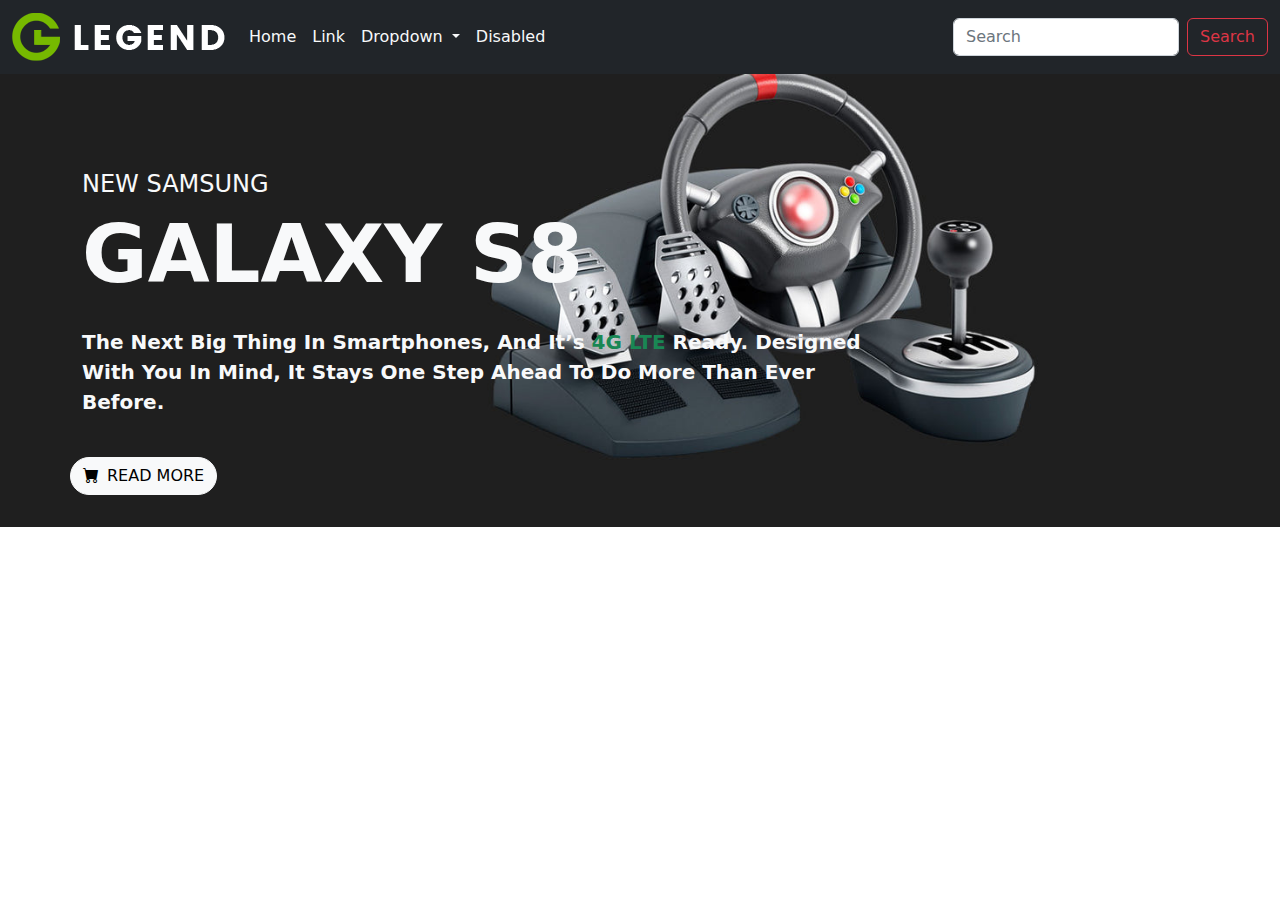
<file: BOOSTRAP BANNER/index.html>
<!DOCTYPE html>
<html lang="en">
<head>
    <meta charset="UTF-8">
    <meta name="viewport" content="width=device-width, initial-scale=1.0">
    <title>Boostrap</title>
    <!-- css -->
    <link rel="stylesheet" href="./css/style.css">
    <link rel="stylesheet" href="./css/bootstrap.min.css">
    <!-- icon cdn -->
    <link rel="stylesheet" href="https://cdn.jsdelivr.net/npm/bootstrap-icons@1.11.3/font/bootstrap-icons.min.css">
</head>
<body>
  <!-- header start -->
    <nav class="navbar navbar-expand-lg bg-dark">
        <div class="container-fluid">
          <a class="navbar-brand" href="#"><img src="./images/header/logo1.png" alt=""></a>
          <button class="navbar-toggler" type="button" data-bs-toggle="collapse" data-bs-target="#navbarSupportedContent" aria-controls="navbarSupportedContent" aria-expanded="false" aria-label="Toggle navigation">
            <span class="navbar-toggler-icon"></span>
          </button>
          <div class="collapse navbar-collapse" id="navbarSupportedContent">
            <ul class="navbar-nav me-auto mb-2 mb-lg-0">
              <li class="nav-item">
                <a class="nav-link active text-light" aria-current="page" href="#">Home</a>
              </li>
              <li class="nav-item">
                <a class="nav-link text-light" href="#">Link</a>
              </li>
              <li class="nav-item dropdown">
                <a class="nav-link dropdown-toggle text-light" href="#" role="button" data-bs-toggle="dropdown" aria-expanded="false">
                  Dropdown
                </a>
                <ul class="dropdown-menu">
                  <li><a class="dropdown-item" href="#">Action</a></li>
                  <li><a class="dropdown-item" href="#">Another action</a></li>
                  <li><hr class="dropdown-divider"></li>
                  <li><a class="dropdown-item" href="#">Something else here</a></li>
                </ul>
              </li>
              <li class="nav-item">
                <a class="nav-link disabled text-light">Disabled</a>
              </li>
            </ul>
            <form class="d-flex" role="search">
              <input class="form-control me-2" type="search" placeholder="Search" aria-label="Search">
              <button class="btn btn-outline-danger" type="submit">Search</button>
            </form>
          </div>
        </div>
      </nav>
      <!-- header end -->
      <!-- banner start -->
   <section class="banner me-auto">
    <div class="container">
        <div class="row">
            <div class="containt pt-5 my-4">
                <h2 class="text-light pt-4 fs-4 text-uppercase">New Samsung</h2>
                <h1 class="text-light display-1 fw-bold text-uppercase">GALAXY S8</h1>
                <p class="text-light fs-5 mt-4 fw-semibold">The Next Big Thing In Smartphones, And It’s 
                    <span class="text-success">4G LTE</span> Ready. Designed <br>With You In Mind, 
                    It Stays One Step Ahead To Do More Than Ever<br> Before.</p>
            </div>
            <button class=" btn btn-light w-auto fs-6 rounded-pill text-uppercase" type="submit">
                <i class="bi bi-cart-fill pe-2"></i>Read more</button>

        </div>
    </div>
   </section>
   <!-- banner end -->
      
    <!-- js -->
    <script src="./js/bootstrap.bundle.min.js"></script>
</body>
</html>
</file>
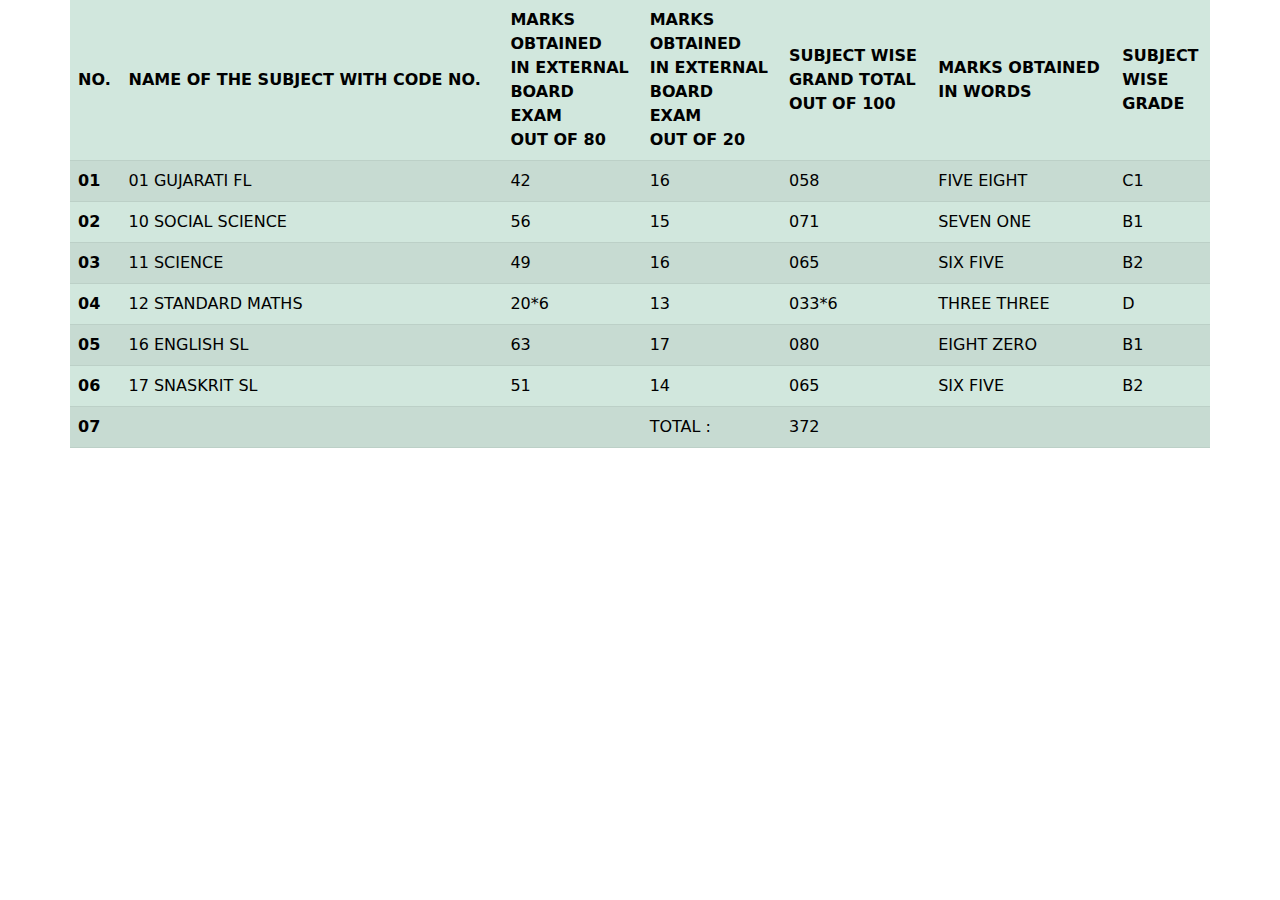
<file: BOOSTRAP TABLE/index.html>
<!DOCTYPE html>
<html lang="en">
<head>
    <meta charset="UTF-8">
    <meta name="viewport" content="width=device-width, initial-scale=1.0">
    <title>Boostrap</title>
    <!-- css -->
    <link rel="stylesheet" href="./css/style.css">
    <link rel="stylesheet" href="./css/bootstrap.min.css">
</head>
<body>
   
      <!-- table of bt -->
      <table class="table container table-hover table-success table-striped ">
        <thead>
          <tr>
            <th scope="col" class="align-middle">NO.</th>
            <th scope="col" class="align-middle">NAME OF THE SUBJECT WITH CODE NO.</th>
            <th scope="col" class="align-middle">MARKS<br>OBTAINED<br>IN EXTERNAL<br>BOARD<br>EXAM<br>OUT OF 80</th>
            <th scope="col" class="align-middle">MARKS<br>OBTAINED<br>IN EXTERNAL<br>BOARD<br>EXAM<br>OUT OF 20</th>
            <th scope="col" class="align-middle">SUBJECT WISE <br>GRAND TOTAL<br>OUT OF 100</th>
            <th scope="col" class="align-middle">MARKS OBTAINED<br>IN WORDS</th>
            <th scope="col" class="align-middle">SUBJECT<br>WISE<br>GRADE</th>
          </tr>
        </thead>
        <tbody>
          <tr>
            <th scope="row">01</th>
            <td>01 GUJARATI FL</td>
            <td>42</td>
            <td>16</td>
            <td>058</td>
            <td class="border-black">FIVE EIGHT</td>
            <td>C1</td>
          </tr>
          <tr>
            <th scope="row">02</th>
            <td>10 SOCIAL SCIENCE</td>
            <td>56</td>
            <td>15</td>
            <td>071</td>
           <td>SEVEN ONE</td>
           <td>B1</td>
          </tr>
          <tr>
            <th scope="row">03</th>
            <td>11 SCIENCE</td>
            <td>49</td>
            <td>16</td>
            <td>065</td>
            <td>SIX FIVE</td>
            <td>B2</td>
          </tr>

          <tr>
            <th scope="row">04</th>
            <td>12 STANDARD MATHS</td>
            <td>20*6</td>
            <td>13</td>
            <td>033*6</td>
            <td>THREE THREE</td>
            <td>D</td>
          </tr>

          <tr>
            <th scope="row">05</th>
            <td>16 ENGLISH SL</td>
            <td>63</td>
            <td>17</td>
            <td>080</td>
            <td>EIGHT ZERO</td>
            <td>B1</td>
          </tr>

          <tr>
            <th scope="row">06</th>
            <td>17 SNASKRIT SL</td>
            <td>51</td>
            <td>14</td>
            <td>065</td>
            <td>SIX FIVE</td>
            <td>B2</td>
          </tr>

          <tr>
            <th scope="row">07</th>
            <td></td>
            <td></td>
            <td>TOTAL :</td>
            <td>372</td>
            <td></td>
            <td></td>
          </tr>
        </tbody>
      </table>
    <!-- js -->
    <script src="./js/bootstrap.bundle.min.js"></script>
</body>
</html>
</file>
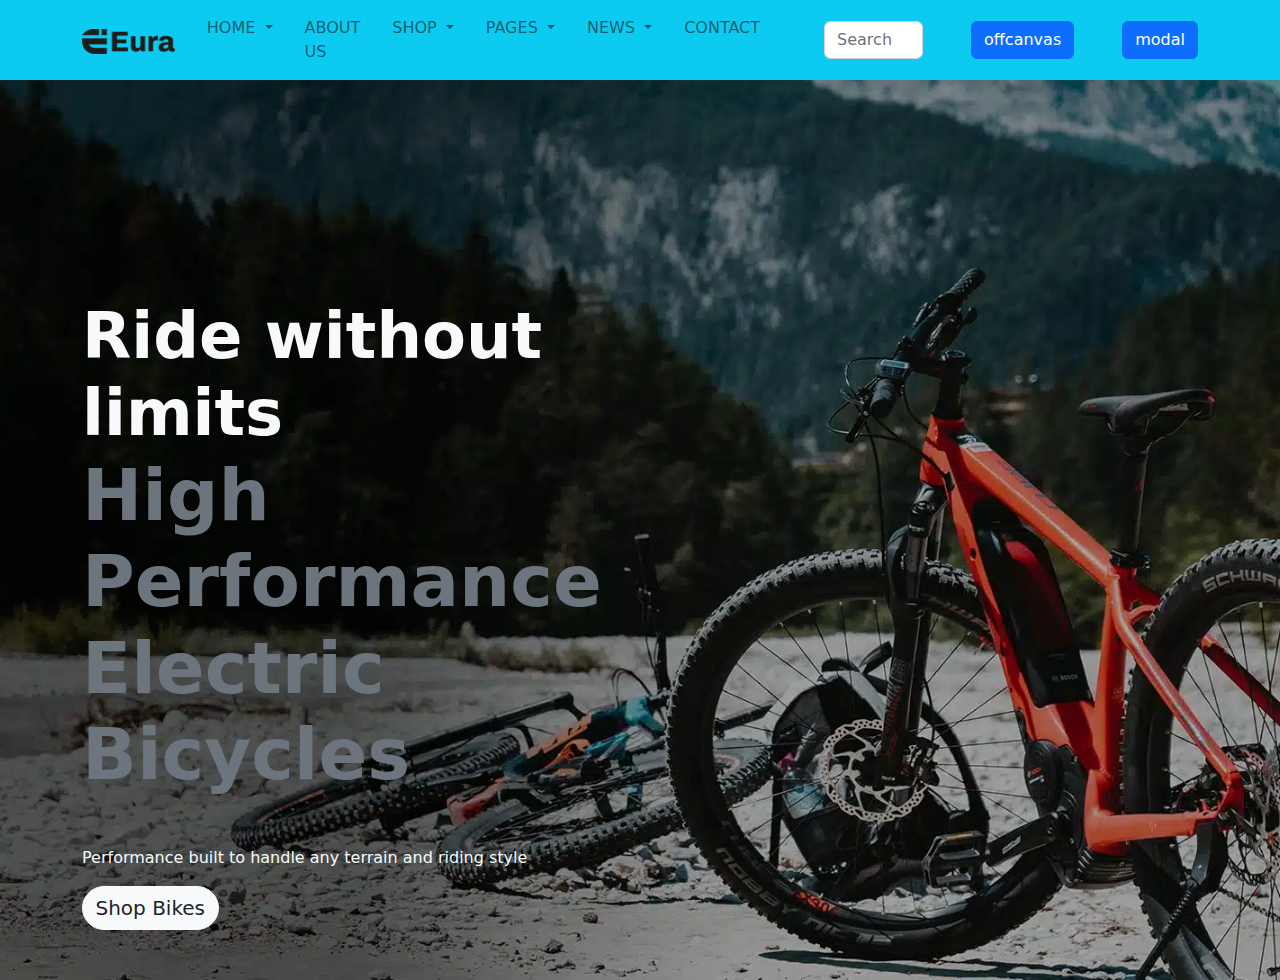
<file: canvas/index.html>
<!DOCTYPE html>
<html lang="en">
<head>
    <meta charset="UTF-8">
    <meta name="viewport" content="width=device-width, initial-scale=1.0">
    <title>Document</title>
    <!-- boostrap  -->
    <link rel="stylesheet" href="./css/bootstrap.min.css">
    <!-- css -->
    <link rel="stylesheet" href="./css/style.css">
    <!-- icons cdn -->
    <link rel="stylesheet" href="https://cdn.jsdelivr.net/npm/bootstrap-icons@1.11.3/font/bootstrap-icons.min.css">
</head>
<body>
  <!-- header start -->
    <header>
      <nav class="navbar navbar-expand-lg bg-info">
        <div class="container">
          <a class="navbar-brand" href="#"><img src="./images/header/logo.png.webp"  class="w-100"alt=""></a>
          <button class="navbar-toggler" type="button" data-bs-toggle="collapse" data-bs-target="#navbarNavDropdown" aria-controls="navbarNavDropdown" aria-expanded="false" aria-label="Toggle navigation">
            <span class="navbar-toggler-icon"></span>
          </button>
          <div class="collapse navbar-collapse" id="navbarNavDropdown">
            <ul class="navbar-nav mx-auto">
              <li class="nav-item">
                <li class="nav-item dropdown">
                  <a class="nav-link dropdown-toggle px-3" href="#" role="button" data-bs-toggle="dropdown" aria-expanded="false">
                    HOME
                  </a>
                  <ul class="dropdown-menu">
                    <li><a class="dropdown-item" href="#">HOME ONE</a></li>
                    <li><a class="dropdown-item" href="#">HOME TWO</a></li>
                    <li><a class="dropdown-item" href="#">HOME THREE</a></li>
                  </ul>
                </li>
              </li>
              <li class="nav-item">
                <a class="nav-link px-3" href="#">ABOUT US</a>
              </li>
              <li class="nav-item dropdown">
                <a class="nav-link dropdown-toggle px-3" href="#" role="button" data-bs-toggle="dropdown" aria-expanded="false">
                  SHOP
                </a>
                <ul class="dropdown-menu">
                  <li><a class="dropdown-item" href="#">SHOP</a></li>
                  <li><a class="dropdown-item" href="#">SHOP DETAILS</a></li>
                  <li><a class="dropdown-item" href="#">CART</a></li>
                  <li><a class="dropdown-item" href="#">WISHLIST</a></li>
                  <li><a class="dropdown-item" href="#">CHECKOUT</a></li>
                  <li><a class="dropdown-item" href="#">MYACCOUNT</a></li>
                </ul>
              </li>
              <li class="nav-item dropdown">
                <a class="nav-link dropdown-toggle px-3" href="#" role="button" data-bs-toggle="dropdown" aria-expanded="false">
                  PAGES
                </a>
                <ul class="dropdown-menu">
                  <li><a class="dropdown-item" href="#">FAQ</a></li>
                  <li><a class="dropdown-item" href="#">PRIVACY POLICY</a></li>
                  <li><a class="dropdown-item" href="#">TERMS& CONDITION</a></li>
                </ul>
              </li>
              <li class="nav-item dropdown">
                <a class="nav-link dropdown-toggle px-3" href="#" role="button" data-bs-toggle="dropdown" aria-expanded="false">
                  NEWS
                </a>
                <ul class="dropdown-menu">
                  <li><a class="dropdown-item" href="#">BLOG</a></li>
                  <li><a class="dropdown-item" href="#">BLOG DETAILS</a></li>
                </ul>
              </li>
              <li class="nav-item">
                <a class="nav-link px-3" href="#">CONTACT</a>
              </li>
            </ul>
            <form class="d-flex mx-auto" role="search">
              <input class="form-control ms-5" type="search" placeholder="Search" aria-label="Search">
            </form>
            <button class="btn btn-primary ms-5" type="button" data-bs-toggle="offcanvas" data-bs-target="#offcanvasExample" aria-controls="offcanvasExample">
              offcanvas
            </button>
            <button type="button" class="btn btn-primary ms-5" data-bs-toggle="modal" data-bs-target="#exampleModal">
                modal
            </button>
          </div>
        </div>
      </nav>
    </header>
    <!-- header end -->
    <!-- off canvas start -->
    <div class="offcanvas offcanvas-start" tabindex="-1" id="offcanvasExample" aria-labelledby="offcanvasExampleLabel">
      <div class="offcanvas-header">
        <h5 class="offcanvas-title" id="offcanvasExampleLabel">Offcanvas</h5>
        <button type="button" class="btn-close" data-bs-dismiss="offcanvas" aria-label="Close"></button>
      </div>
      <div class="offcanvas-body">
        <div>
          Some text as placeholder. In real life you can have the elements you have chosen. Like, text, images, lists, etc.
        </div>
        <div class="dropdown mt-3">
          <button class="btn btn-secondary dropdown-toggle" type="button" data-bs-toggle="dropdown">
            Dropdown button
          </button>
          <ul class="dropdown-menu">
            <li><a class="dropdown-item" href="#">Action</a></li>
            <li><a class="dropdown-item" href="#">Another action</a></li>
            <li><a class="dropdown-item" href="#">Something else here</a></li>
          </ul>
        </div>
      </div>
    </div>
    <!-- off canvas end -->
    <!-- model start -->
    <div class="modal fade" id="exampleModal" tabindex="-1" aria-labelledby="exampleModalLabel" aria-hidden="true">
      <div class="modal-dialog">
        <div class="modal-content">
          <div class="modal-header">
            <h1 class="modal-title fs-5" id="exampleModalLabel">Modal title</h1>
            <button type="button" class="btn-close" data-bs-dismiss="modal" aria-label="Close"></button>
          </div>
          <div class="modal-body">
            ...
          </div>
          <div class="modal-footer">
            <button type="button" class="btn btn-secondary" data-bs-dismiss="modal">Close</button>
            <button type="button" class="btn btn-primary">Save changes</button>
          </div>
        </div>
      </div>
    </div>
    <!-- model end -->
    <!-- banner start -->
    <section class="banner">
      <div class="container">
        <div class="row">
          <div class="col-6">
            <div class="display-3 fw-bold ride text-light">
              Ride without limits
            </div>
            <div class="display-2 fw-bold text-secondary">
              High Performance
            </div>
            <div class="display-2 fw-bold text-secondary">
              Electric Bicycles
            </div>
            <p class="text-light mt-5">Performance built to handle any terrain and riding style</p>
            <input class="btn btn-light w-25 rounded-5 text-dark fs-5" type="submit" value="Shop Bikes">
          </div>
        </div>
      </div>
    </section>
    <!-- banner end -->


    <!-- js -->
    <script src="./js/bootstrap.bundle.min.js"></script>
    <script src="./js/modal.js"></script>
</body>
</html>
</file>
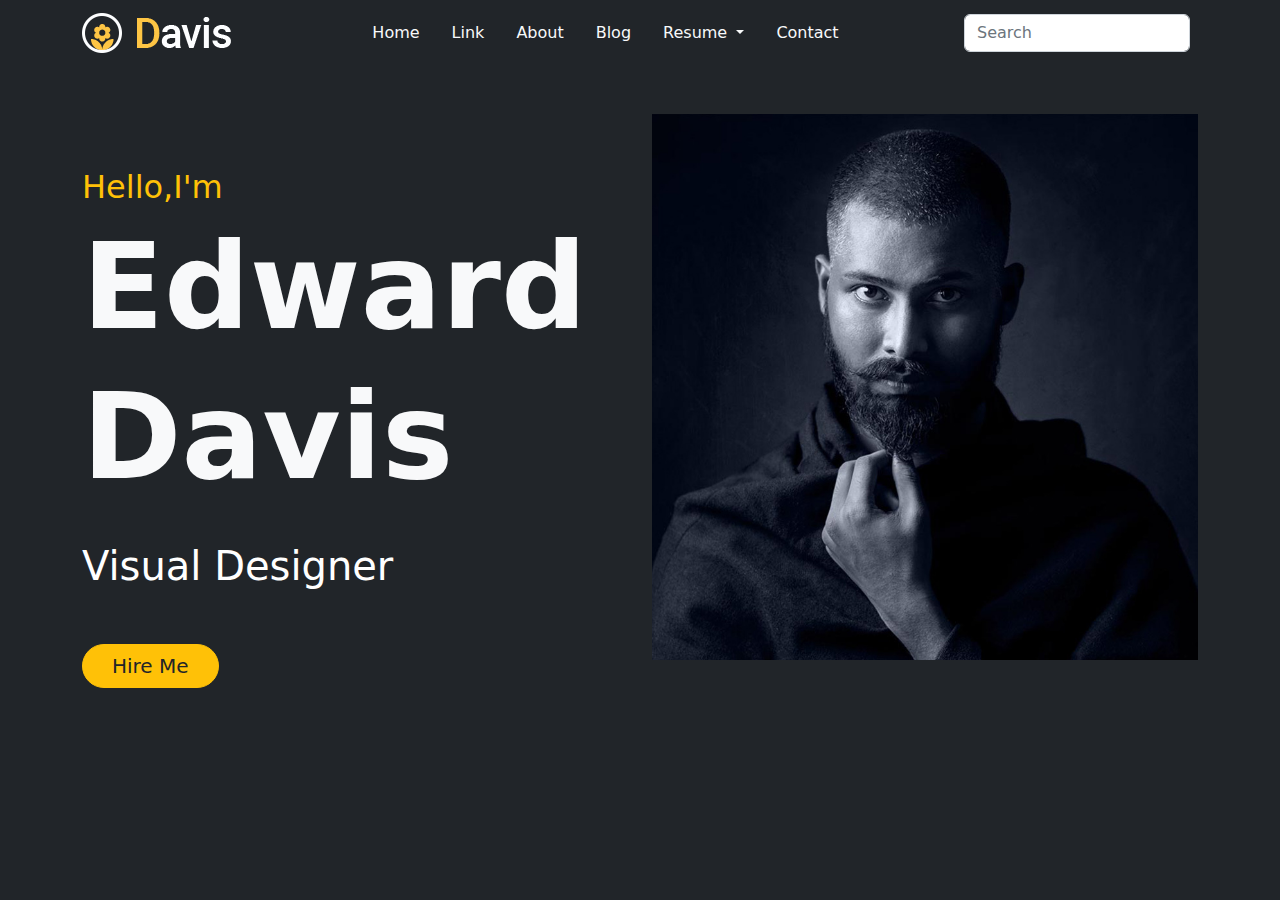
<file: hero section project/index.html>
<!DOCTYPE html>
<html lang="en">
<head>
    <meta charset="UTF-8">
    <meta name="viewport" content="width=device-width, initial-scale=1.0">
    <title>Document</title>
    <link rel="stylesheet" href="./css/bootstrap.min.css">
    <link rel="stylesheet" href="./css/style.css">

</head>
<body class="text-bg-dark">
    <!-- header start -->
    <header>
        <nav class="navbar navbar-expand-lg bg-dark">
            <div class="container">
              <a class="navbar-brand" href="#"><img src="./images/header/logo.png" alt=""></a>
              <button class="navbar-toggler" type="button" data-bs-toggle="collapse" data-bs-target="#navbarSupportedContent" aria-controls="navbarSupportedContent" aria-expanded="false" aria-label="Toggle navigation">
                <span class="navbar-toggler-icon"></span>
              </button>
              <div class="collapse navbar-collapse" id="navbarSupportedContent">
                <ul class="navbar-nav me-auto mb-2 mb-lg-0 mx-auto">
                  <li class="nav-item">
                    <a class="nav-link active text-light px-3" aria-current="page" href="#">Home</a>
                  </li>
                  <li class="nav-item">
                    <a class="nav-link text-light px-3" href="#">Link</a>
                  </li>
                  <li class="nav-item">
                    <a class="nav-link text-light px-3" href="#">About</a>
                  </li>
                  <li class="nav-item">
                    <a class="nav-link text-light px-3" href="#">Blog</a>
                  </li>
                  <li class="nav-item dropdown">
                    <a class="nav-link dropdown-toggle text-light px-3" href="#" role="button" data-bs-toggle="dropdown" aria-expanded="false">
                      Resume
                    </a>
                    <ul class="dropdown-menu">
                      <li><a class="dropdown-item text-dark" href="#">Basic Resume</a></li>
                      <li><a class="dropdown-item text-dark href="#">system</a></li>
                      <li><hr class="dropdown-divider text-dark"></li>
                      <li><a class="dropdown-item" href="#">Resume Upload</a></li>
                    </ul>
                  </li>
                  <li class="nav-item">
                    <a class="nav-link disabled text-light px-3">Contact</a>
                  </li>
                </ul>
                <form class="d-flex" role="search">
                  <input class="form-control me-2" type="search" placeholder="Search" aria-label="Search">
                </form>
              </div>
            </div>
          </nav>
    </header>
    <!-- header end -->

    <!-- banner start -->
    <section class="bg-dark mt-5">
        <div class="container">
            <div class="row">
                <div class="col-6">
                    <div class="text-warning fs-2 mt-5 men">
                        Hello,I'm
                    </div>
                    <div class="text-light fw-bold add">
                        Edward<br>Davis
                    </div>
                    <div class="fs-1 mt-4 disabled">
                        Visual Designer
                    </div>

                    <input class="btn btn-warning mt-5 w-25 rounded-5 text-dark fs-5" type="submit" value="Hire Me">
                </div>
                <div class="col-6">
                    <img src="./images/hero-img.jpg" class="w-100">
                </div>
            </div>
        </div>
    </section>
    <!-- banner end -->

    <!-- js -->
    <script src="./js/bootstrap.bundle.min.js"></script>
</body>
</html>
</file>
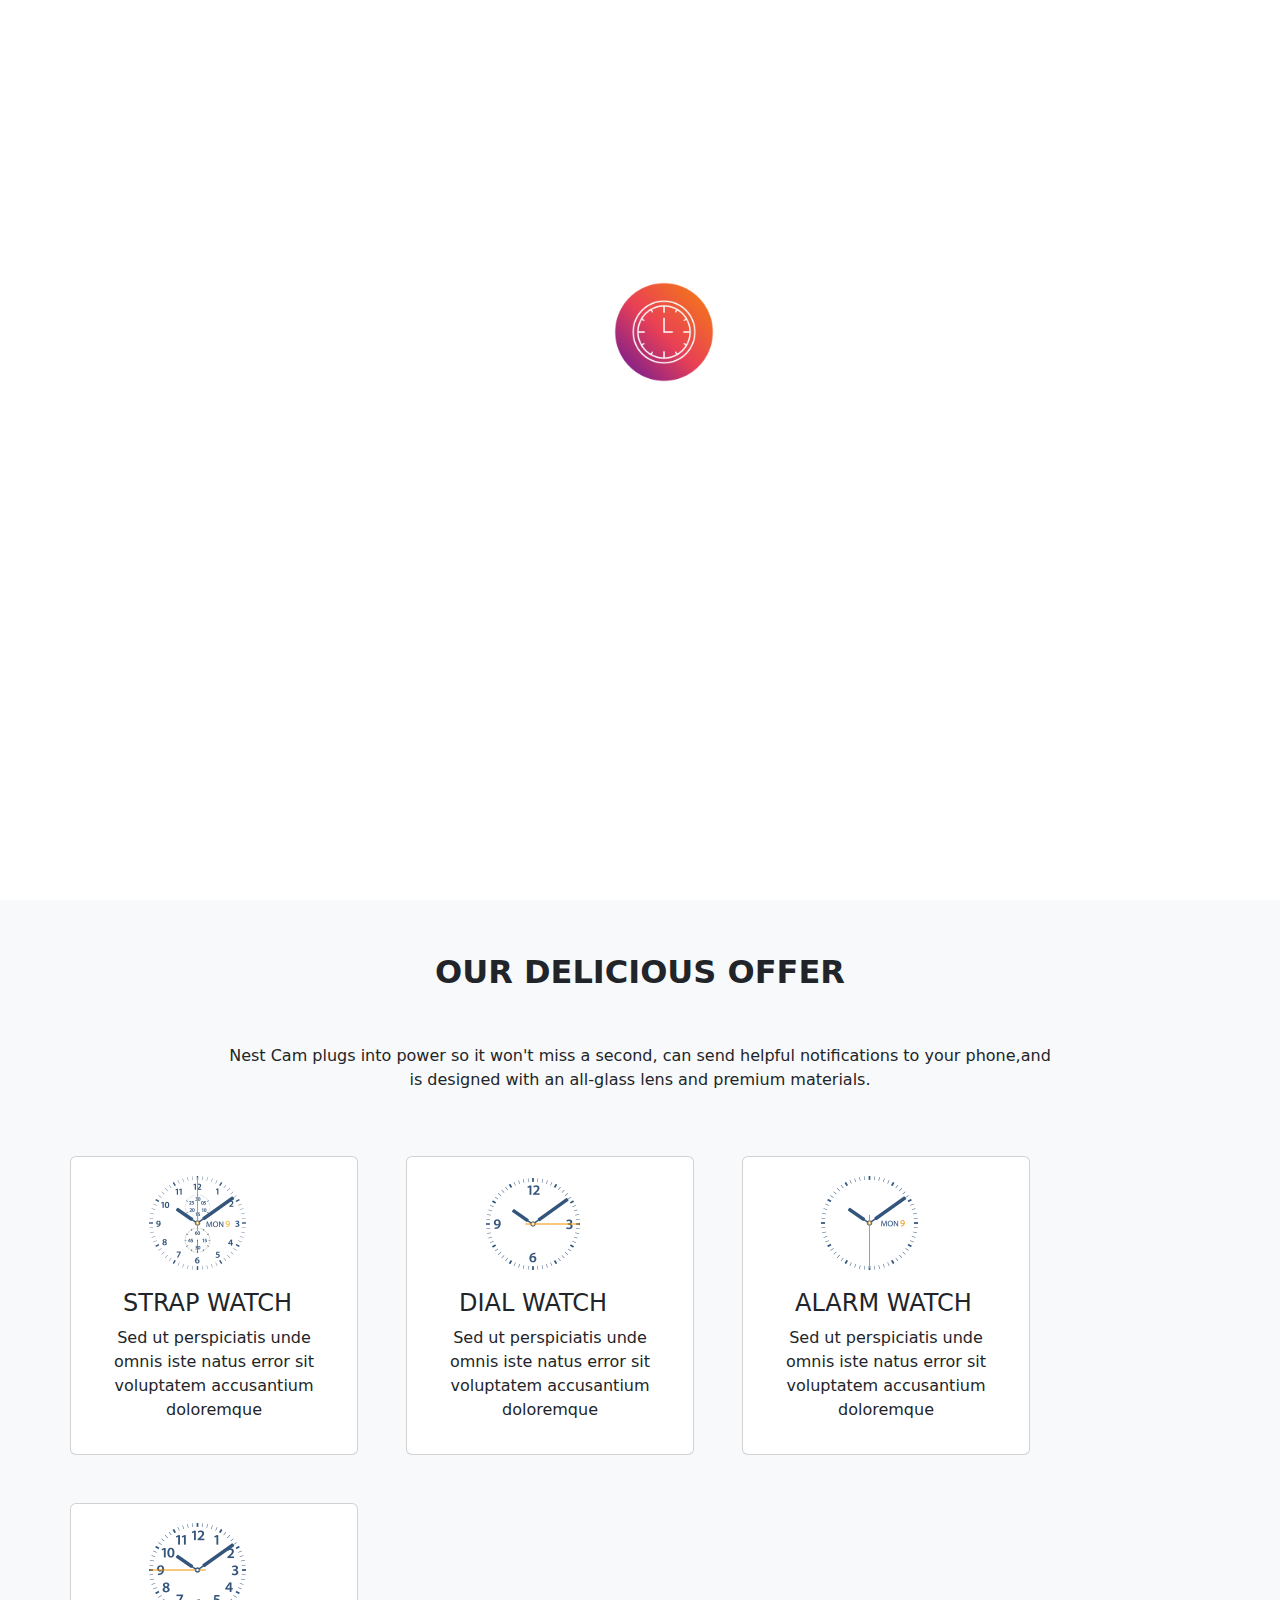
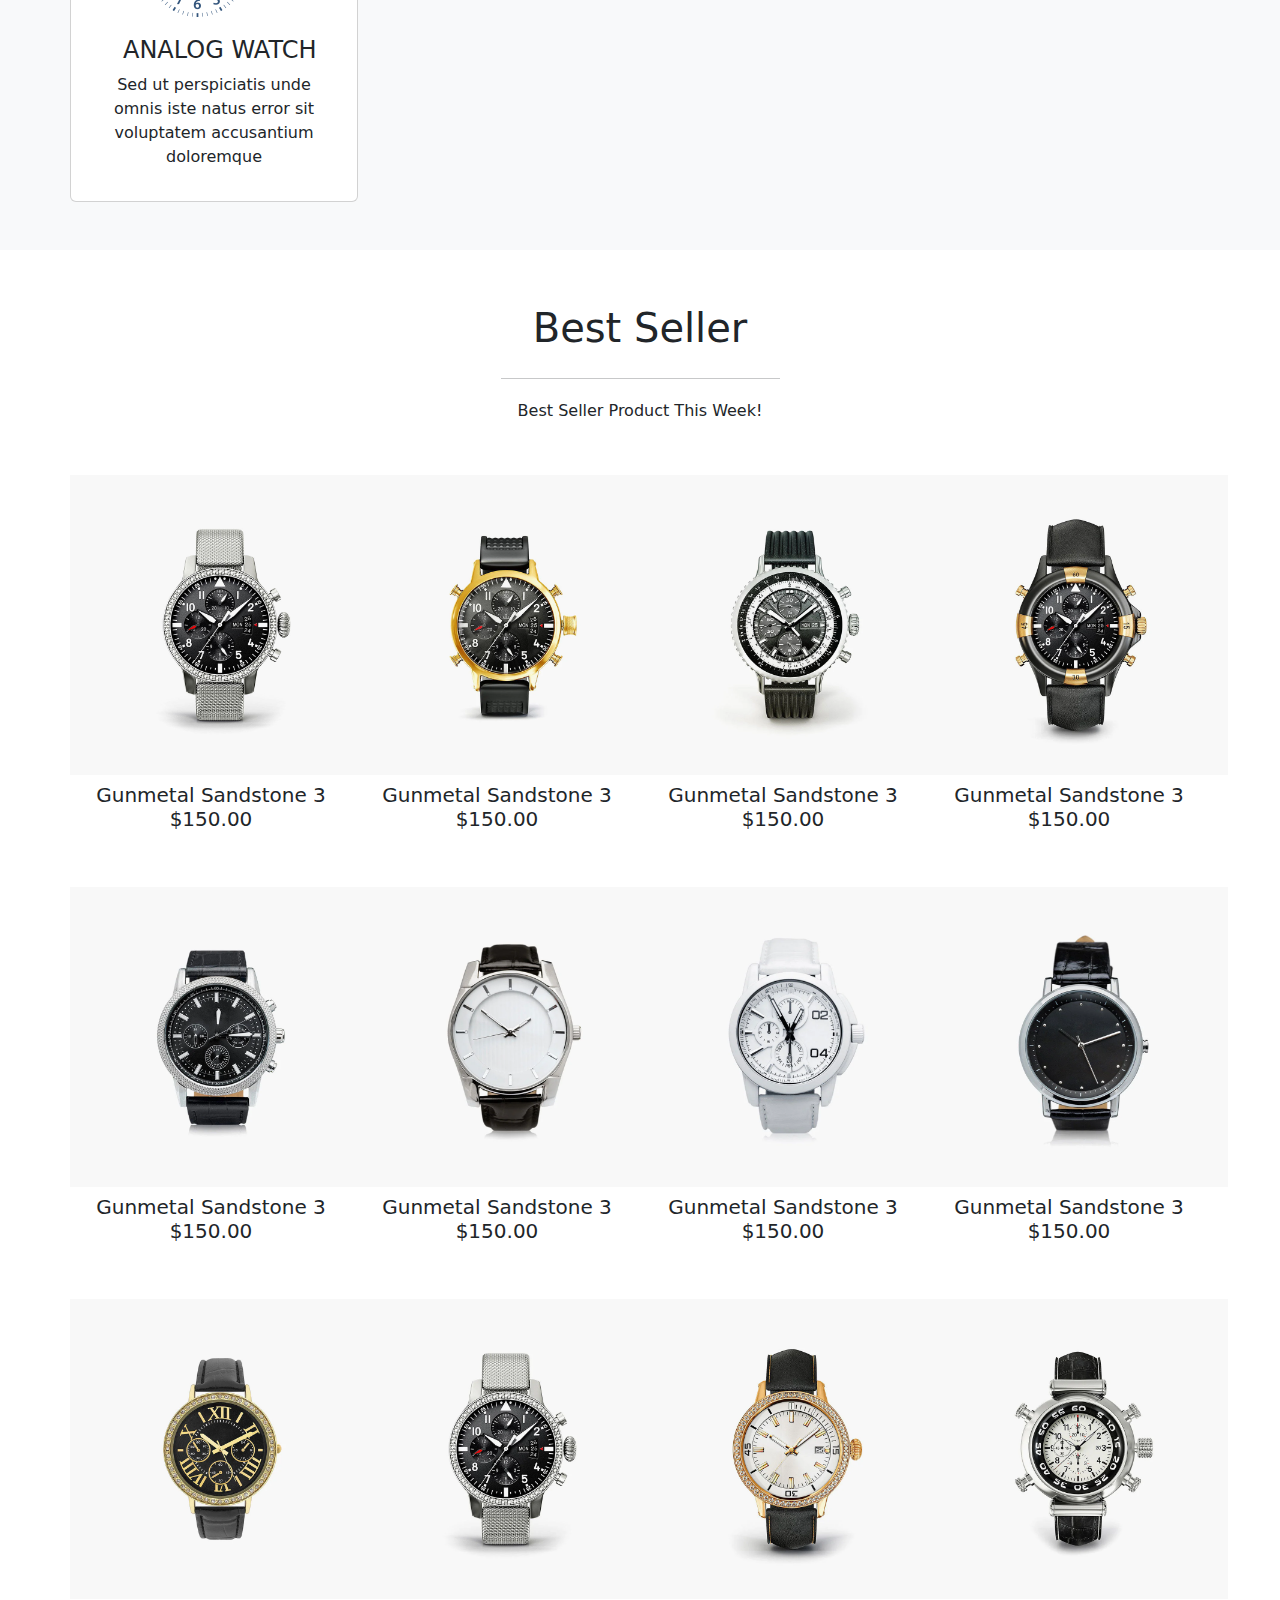
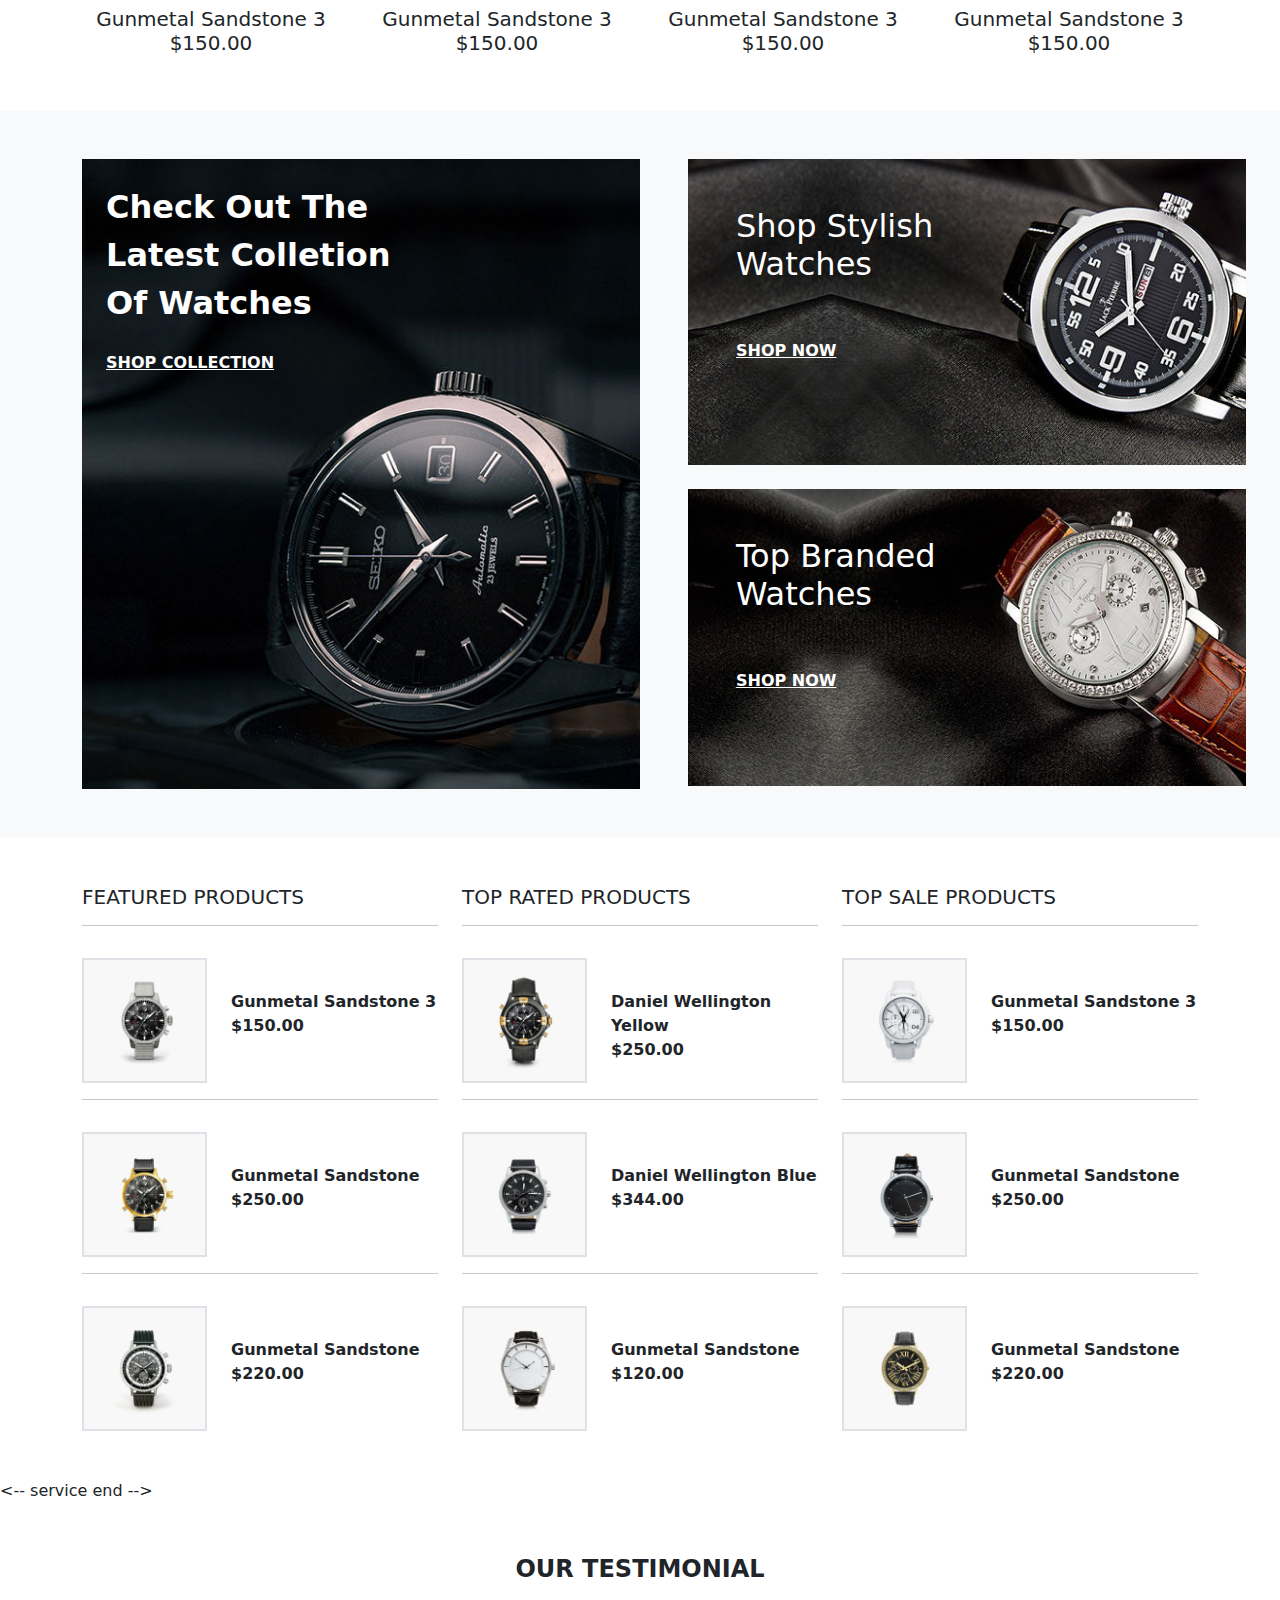
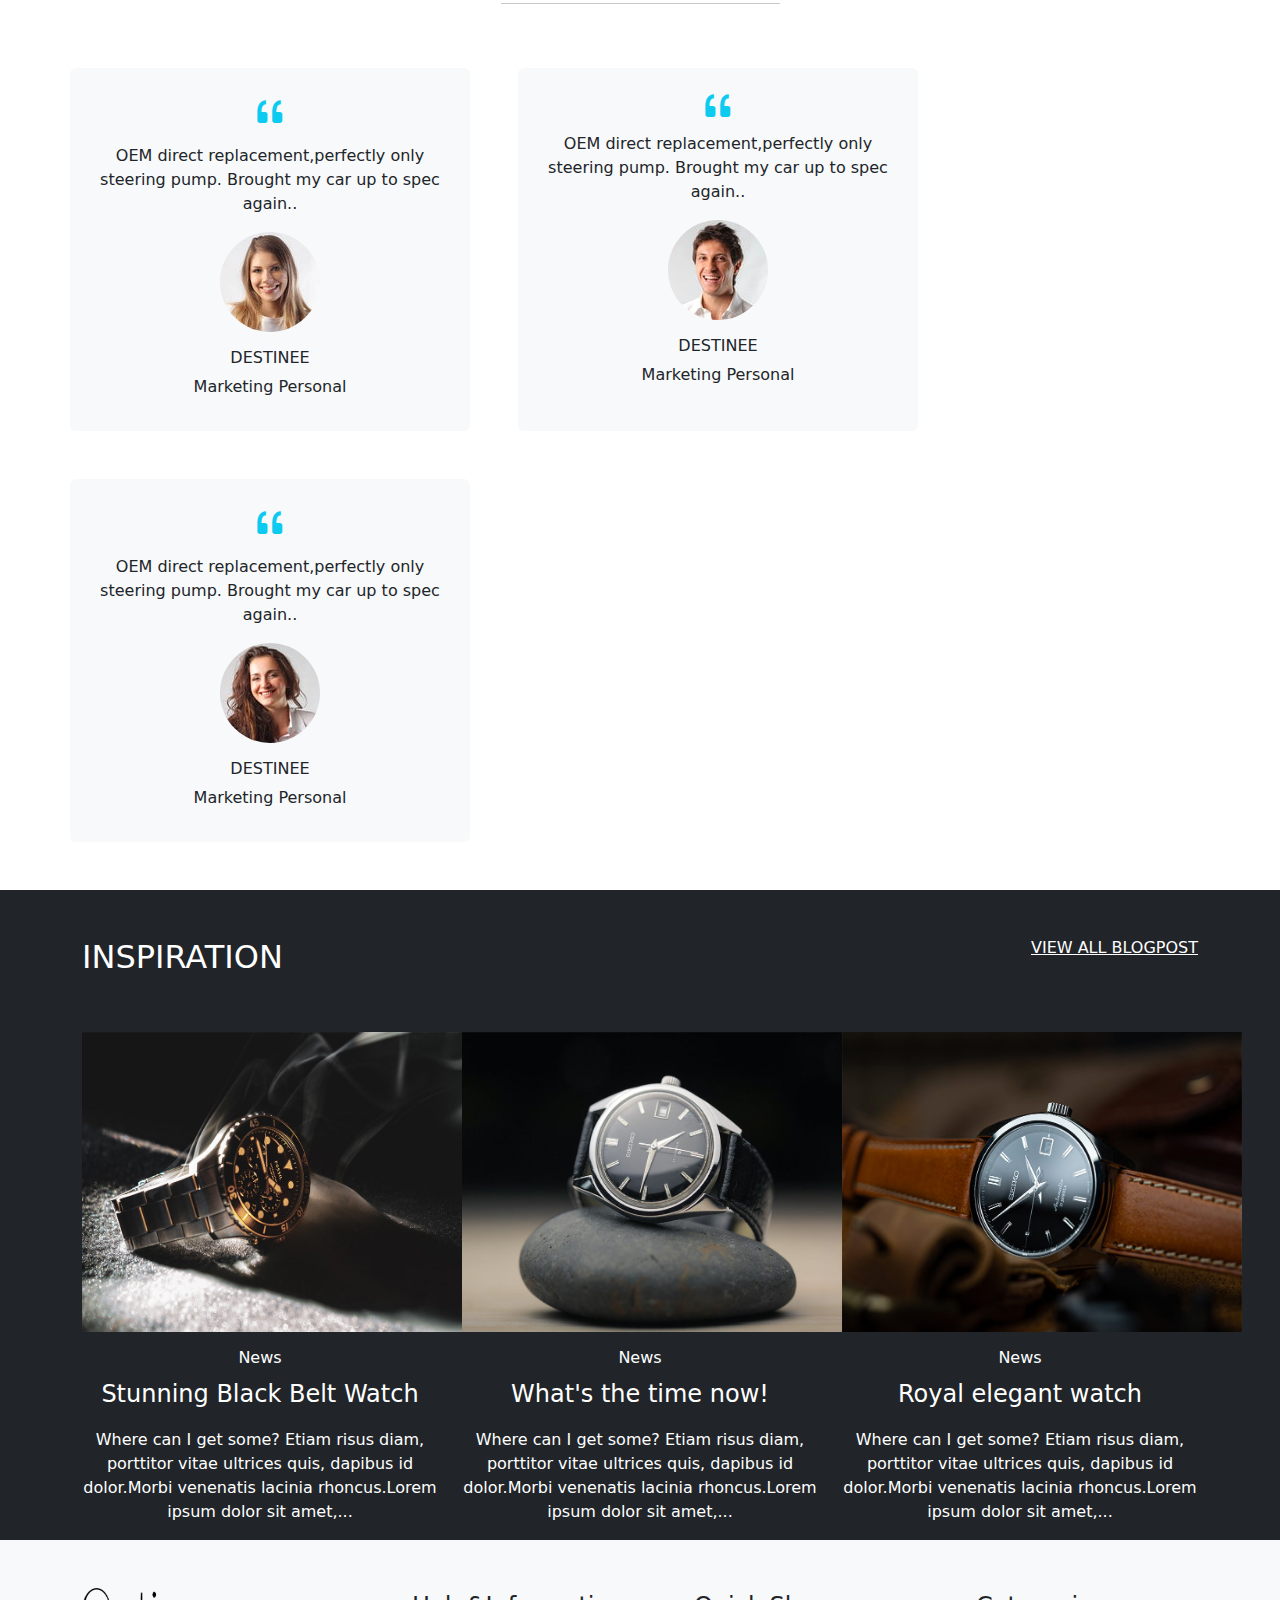
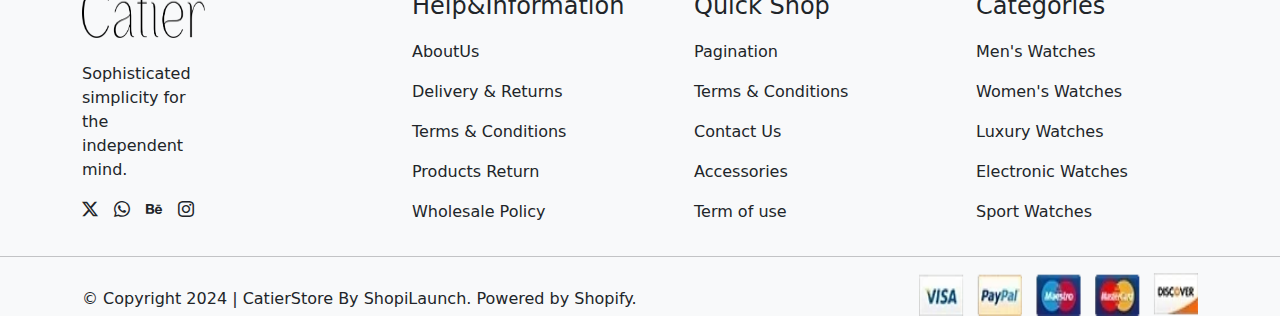
<file: Web of bt/assets/index.html>
<!DOCTYPE html>
<html lang="en">
  
<head>
  <meta charset="UTF-8">
  <meta name="viewport" content="width=device-width, initial-scale=1.0">
  <title>watch</title>
  <!-- favicon icon -->
  <link rel="icon" href="./images/favicon/clock.png">
  <!-- bt -->
  <link rel="stylesheet" href="./css/bootstrap.min.css">
  <!-- icons -->
  <link rel="stylesheet" href="https://cdn.jsdelivr.net/npm/bootstrap-icons@1.11.3/font/bootstrap-icons.min.css">
  <!-- css -->
  <link rel="stylesheet" href="./css/style.css">
</head>
<!-- loader start -->
<div class="page-load">
  <a href="javascrip:void(0);">
  <img src="./images/favicon/clock.png" alt="image/png">
</a>
</div>
<!-- loader end -->
<body class="hidden">
  <div class="top-btn bg-dark rounded-circle px-3">
    <a href="#"><i class="bi bi-arrow-up text-light fs-5"></i></a>
  </div>
  <!-- header start -->
  <header>
    <div class="container">
      <nav class="navbar navbar-expand-lg  fixed-top bg-white">
        <div class="container">
          <a class="navbar-brand" href="#"><img src="./images/header/logo.png" class="height" alt="image/png"></a>
          <button class="navbar-toggler" type="button" data-bs-toggle="collapse" data-bs-target="#navbarNav"
            aria-controls="navbarNav" aria-expanded="false" aria-label="Toggle navigation">
            <span class="navbar-toggler-icon"></span>
          </button>
          <div class="collapse navbar-collapse" id="navbarNav">
            <ul class="navbar-nav header mx-auto">
              <li class="nav-item">
                <a class="nav-link active fs-5 me-3" href="#">Home</a>
              </li>
              <li class="nav-item">
                <a class="nav-link active fs-5 me-3" href="#">Shop</a>
              </li>
              <li class="nav-item">
                <a class="nav-link active fs-5 me-3" href="#">Featured</a>
              </li>
              <li class="nav-item">
                <a class="nav-link active fs-5 me-3" href="#">Pages</a>
              </li>
              <li class="nav-item">
                <a class="nav-link active fs-5 me-5" href="#">Blogs</a>
              </li>
              <div class="d-flex float-end end">
                <li class="nav-item">
                  <a class="nav-link active fs-5 ms-5" href="#"><i class="bi bi-search"></i></a>
                </li>
                <li class="nav-item">
                  <a class="nav-link active fs-5" href="#"><i class="bi bi-person"></i></a>
                </li>
                <li class="nav-item">
                  <a class="nav-link active fs-5" href="#"><i class="bi bi-heart"></i></a>
                </li>
                <li class="nav-item">
                  <a class="nav-link active fs-5" href="#"><i class="bi bi-bag"></i></a>
                </li>
              </div>
            </ul>
          </div>
        </div>
      </nav>
    </div>
  </header>
  <!-- header end -->
  <!-- banner1 start -->
  <div id="carouselExampleIndicators" class="carousel slide" data-bs-ride="true">
    <div class="carousel-indicators">
      <button type="button" data-bs-target="#carouselExampleIndicators" data-bs-slide-to="0" class="active"
        aria-current="true" aria-label="Slide 1"></button>
      <button type="button" data-bs-target="#carouselExampleIndicators" data-bs-slide-to="1"
        aria-label="Slide 2"></button>
    </div>
    <div class="carousel-inner">
      <div class="carousel-item active">
        <section class="banner">
          <div class=" container">
            <div class="row">
              <div class="display-3 fw-bold ride text-light text-light fw-bold fs-4">
                <span>Limited Edition</span>
              </div>
              <div class="text-light fw-bold fs-1">
                <span class="fonts">Design Watches<br>Collection</span>
              </div>
              <button type="button" class="btn btn-light w-auto mt-5 mx-3">Shop Now</button>
            </div>
          </div>
        </section>
      </div>
      <div class="carousel-item">x
        <section class="banner1">
          <div class=" container">
            <div class="row">
              <div class="display-3 fw-bold ride text-light text-light fw-bold fs-4">
                <span>Black Day</span>
              </div>
              <div class="text-light fw-bold fs-1">
                <span class="fonts">Formal Watches<br>Products</span>
              </div>
              <button type="button" class="btn btn-light w-auto mt-5 mx-3">Shop Now</button>
            </div>
          </div>
        </section>
      </div>
    </div>
  </div>
  <!-- banner1 end -->
  <!-- offer start -->
  <section class="bg-light py-5">
    <div class="container">
      <div class="row gap-5">
        <center class="justify-content-center fs-2 fw-bold mx-auto">
          OUR DELICIOUS OFFER
        </center>
        <center>
          <p>Nest Cam plugs into power so it won't miss a second, can send helpful notifications to your phone,and
            <br>is designed with an all-glass lens and premium materials.
          </p>
        </center>
        <div class="card" style="width: 18rem;">
          <div class="card-body">
            <img src="./images/offer/serviceV1-icon1.png" class="mx-5">
            <h4 class="card-text pt-3 ms-4">STRAP WATCH</h4>
            <p class="text-center">Sed ut perspiciatis unde omnis iste natus error sit voluptatem accusantium doloremque
            </p>
          </div>
        </div>

        <div class="card" style="width: 18rem;">
          <div class="card-body">
            <img src="./images/offer/serviceV1-icon2.png" class="mx-5">
            <h4 class="card-text pt-3 ms-4">DIAL WATCH</h4>
            <p class="text-center">Sed ut perspiciatis unde omnis iste natus error sit voluptatem accusantium doloremque
            </p>
          </div>
        </div>

        <div class="card" style="width: 18rem;">
          <div class="card-body">
            <img src="./images/offer/serviceV1-icon3.png" class="mx-5">
            <h4 class="card-text pt-3 ms-4">ALARM WATCH</h4>
            <p class="text-center">Sed ut perspiciatis unde omnis iste natus error sit voluptatem accusantium doloremque
            </p>
          </div>
        </div>

        <div class="card" style="width: 18rem;">
          <div class="card-body">
            <img src="./images/offer/serviceV1-icon4.png" class="mx-5">
            <h4 class="card-text pt-3 ms-4">ANALOG WATCH</h4>
            <p class="text-center">Sed ut perspiciatis unde omnis iste natus error sit voluptatem accusantium doloremque
            </p>
          </div>
        </div>
      </div>
    </div>
  </section>
  <!-- offer end -->
  <!-- pricing box start -->
  <section class="py-5">
    <div class="container">
      <div class="row gap-1">
        <div class="d-flex justify-content-center fs-1">Best Seller</div>
        <center>
          <hr class="w-25">
        </center>
        <div class="d-flex justify-content-center fs-6 pb-5">Best Seller Product This Week!</div>
        <div class="card-body col-2 imagesize">
          <img src="./images/box/1.jpg" alt="">
          <center>
            <h5 class="mt-2">Gunmetal Sandstone 3<br>$150.00</h5>
          </center>
        </div>

        <div class="card-body col-2 imagesize">
          <img src="./images/box/2.jpg" alt="">
          <center>
            <h5 class="mt-2">Gunmetal Sandstone 3<br>$150.00</h5>
          </center>
        </div>

        <div class="card-body col-2 imagesize">
          <img src="./images/box/3.jpg" alt="">
          <center>
            <h5 class="mt-2">Gunmetal Sandstone 3<br>$150.00</h5>
          </center>
        </div>

        <div class="card-body col-2 imagesize">
          <img src="./images/box/4.jpg" alt="">
          <center>
            <h5 class="mt-2">Gunmetal Sandstone 3<br>$150.00</h5>
          </center>
        </div>
      </div>

      <div class="row gap-1 mt-5">
        <div class="card-body col-2 imagesize">
          <img src="./images/box/5.jpg" alt="">
          <center>
            <h5 class="mt-2">Gunmetal Sandstone 3<br>$150.00</h5>
          </center>
        </div>

        <div class="card-body col-2 imagesize">
          <img src="./images/box/6.jpg" alt="">
          <center>
            <h5 class="mt-2">Gunmetal Sandstone 3<br>$150.00</h5>
          </center>
        </div>

        <div class="card-body col-2 imagesize">
          <img src="./images/box/7.jpg" alt="">
          <center>
            <h5 class="mt-2">Gunmetal Sandstone 3<br>$150.00</h5>
          </center>
        </div>

        <div class="card-body col-2 imagesize">
          <img src="./images/box/8.jpg" alt="">
          <center>
            <h5 class="mt-2">Gunmetal Sandstone 3<br>$150.00</h5>
          </center>
        </div>

      </div>


      <div class="row gap-1 mt-5">
        <div class="card-body col-2 imagesize">
          <img src="./images/box/9.jpg" alt="">
          <center>
            <h5 class="mt-2">Gunmetal Sandstone 3<br>$150.00</h5>
          </center>
        </div>

        <div class="card-body col-2 imagesize">
          <img src="./images/box/10.jpg" alt="">
          <center>
            <h5 class="mt-2">Gunmetal Sandstone 3<br>$150.00</h5>
          </center>
        </div>

        <div class="card-body col-2 imagesize">
          <img src="./images/box/11.jpg" alt="">
          <center>
            <h5 class="mt-2">Gunmetal Sandstone 3<br>$150.00</h5>
          </center>
        </div>
        <div class="card-body col-2 imagesize">
          <img src="./images/box/12.jpg" alt="">
          <center>
            <h5 class="mt-2">Gunmetal Sandstone 3<br>$150.00</h5>
          </center>
        </div>
      </div>
    </div>
    </div>
  </section>
  <!-- pricing box end -->
  <!-- collection start -->
  <section class="bg-light py-5">
    <div class="container">
      <div class="d-flex gap-5">
        <div class="col-6 colletion">
          <div class="text-white fs-2 p-4 fw-semibold">Check Out The<br>Latest Colletion<br>Of Watches</div>
          <div class="text-decoration-underline text-white ms-4 fw-bold">SHOP COLLECTION</div>
        </div>

        <div class="col-6">
          <div class="bg-img">
            <h3 class="p-5 text-white fs-2">Shop Stylish<br>Watches</h3>
            <a href="./webpage1/webpage1.html" class="text-decoration-underline  text-white ms-5 fw-bold">SHOP NOW</a>
          </div>
          <br>
          <div class="b-img">
            <h3 class="p-5 text-white fs-2">Top Branded<br>Watches</h3>
            <a href="./webpage1/webpage1.html" class="text-decoration-underline text-white ms-5 fw-bold mt-2">SHOP
              NOW</a>
          </div>
        </div>
      </div>
    </div>
    </div>
  </section>
  <!-- collection end -->
  <!-- service start -->
  <section class="py-5">
    <div class="container">
      <div class="row">
        <div class="col-4">
          <h6 class="fs-5">FEATURED PRODUCTS</h6>
          <hr>
          <div class="d-flex">
            <img src="./images/box/1.jpg" class="system mt-3 border border-2" alt="">
            <p class="pt-5 ps-4 fw-semibold">Gunmetal Sandstone 3<br>$150.00</p>
          </div>
          <hr>
          <div class="d-flex">
            <img src="./images/box/2.jpg" class="system mt-3 border border-2" alt="">
            <p class="pt-5 ps-4 fw-semibold">Gunmetal Sandstone<br>$250.00</p>
          </div>
          <hr>
          <div class="d-flex">
            <img src="./images/box/3.jpg" class="system mt-3 border border-2" alt="">
            <p class="pt-5 ps-4 fw-semibold">Gunmetal Sandstone<br>$220.00</p>
          </div>
        </div>

        <div class="col-4">
          <h6 class="fs-5">TOP RATED PRODUCTS</h6>
          <hr>
          <div class="d-flex">
            <img src="./images/box/4.jpg" class="system mt-3 border border-2" alt="">
            <p class="pt-5 ps-4 fw-semibold">Daniel Wellington Yellow<br>$250.00</p>
          </div>
          <hr>
          <div class="d-flex">
            <img src="./images/box/5.jpg" class="system mt-3 border border-2" alt="">
            <p class="pt-5 ps-4 fw-semibold">Daniel Wellington Blue<br>$344.00</p>
          </div>
          <hr>
          <div class="d-flex">
            <img src="./images/box/6.jpg" class="system mt-3 border border-2" alt="">
            <p class="pt-5 ps-4 fw-semibold">Gunmetal Sandstone<br>$120.00</p>
          </div>
        </div>

        <div class="col-4">
          <h6 class="fs-5">TOP SALE PRODUCTS</h6>
          <hr>
          <div class="d-flex">
            <img src="./images/box/7.jpg" class="system mt-3 border border-2" alt="">
            <p class="pt-5 ps-4 fw-semibold">Gunmetal Sandstone 3<br>$150.00</p>
          </div>
          <hr>
          <div class="d-flex">
            <img src="./images/box/8.jpg" class="system mt-3 border border-2" alt="">
            <p class="pt-5 ps-4 fw-semibold">Gunmetal Sandstone<br>$250.00</p>
          </div>
          <hr>
          <div class="d-flex">
            <img src="./images/box/9.jpg" class="system mt-3 border border-2" alt="">
            <p class="pt-5 ps-4 fw-semibold">Gunmetal Sandstone<br>$220.00</p>
          </div>
        </div>
      </div>
    </div>
  </section>
  <-- service end -->
  <!-- profile start -->
  <section class="py-5">
    <div class="container">
      <div class="row gap-5">
        <center>
          <span class="fw-semibold fs-4">OUR TESTIMONIAL
            <hr class="w-25">
          </span>
        </center>

        <div class="card border-0 bg-light" style="width: 25rem;">
          <div class="card-body">
            <center>
              <i class="bi bi-quote fs-1 text-info"></i>
            </center>
            <p class="text-center">OEM direct replacement,perfectly only steering pump. Brought my car up to spec
              again..</p>
            <center>
              <img src="./images/profile/testimonial-img1.jpg" alt="" class="rounded-circle">
              <h3 class="fs-6 pt-3">DESTINEE</h3>
              <p class="fs-6">Marketing Personal</p>
            </center>
          </div>
        </div>

        <div class="card border-0 bg-light" style="width: 25rem;">
          <div class="card-body">
            <center>
              <i class="bi bi-quote fs-1 display-1 text-info"></i>
            </center>
            <p class="text-center">OEM direct replacement,perfectly only steering pump. Brought my car up to spec
              again..</p>
            <center>
              <img src="./images/profile/testimonial-img2.jpg" alt="" class="rounded-circle">
              <h3 class="fs-6 pt-3">DESTINEE</h3>
              <p class="fs-6">Marketing Personal</p>
            </center>
          </div>
        </div>

        <div class="card border-0 bg-light" style="width: 25rem;">
          <div class="card-body">
            <center>
              <i class="bi bi-quote fs-1 text-info"></i>
            </center>
            <p class="text-center">OEM direct replacement,perfectly only steering pump. Brought my car up to spec
              again..</p>
            <center>
              <img src="./images/profile/testimonial-img3.jpg" alt="" class="rounded-circle">
              <h3 class="fs-6 pt-3">DESTINEE</h3>
              <p class="fs-6">Marketing Personal</p>
            </center>
          </div>
        </div>

      </div>
    </div>
  </section>
  <!-- profile end -->
  <!-- inspiration start -->
  <section class="bg-dark">
    <div class="container">
      <div class="justify-content-between d-flex">
        <h4 class="text-white py-5 fs-2 fw-medium ">INSPIRATION</h4>
        <h5 class="text-white fs-6 text-decoration-underline py-5 ">VIEW ALL BLOGPOST</h5>
      </div>
      <div class="row">
        <div class="col-4">
          <a href="./webpage2/webpage2.html"><img src="./images/Inspiration/blog1.jpg" class="imgsize"></a>
          <h6 class="text-center text-white pt-3">News</h6>
          <p class="text-center text-white fs-4">Stunning Black Belt Watch</p>
          <p class="text-white text-center fs-6">
            Where can I get some? Etiam risus diam, porttitor vitae ultrices quis, dapibus id dolor.Morbi venenatis
            lacinia rhoncus.Lorem ipsum dolor sit amet,...
          </p>
        </div>

        <div class="col-4">
          <a href="./webpage3/webpage3.html"> <img src="./images/Inspiration/blog2.jpg" class="imgsize"></a>
          <h6 class="text-center text-white pt-3">News</h6>
          <p class="text-center text-white fs-4">What's the time now!</p>
          <p class="text-white text-center fs-6">
            Where can I get some? Etiam risus diam, porttitor vitae ultrices quis, dapibus id dolor.Morbi venenatis
            lacinia rhoncus.Lorem ipsum dolor sit amet,...
          </p>
        </div>

        <div class="col-4">
          <a href="./webpage4/webpage4.html"><img src="./images/Inspiration/blog3.jpg" class="imgsize"></a>
          <h6 class="text-center text-white pt-3">News</h6>
          <p class="text-center text-white fs-4">Royal elegant watch</p>
          <p class="text-white text-center fs-6">
            Where can I get some? Etiam risus diam, porttitor vitae ultrices quis, dapibus id dolor.Morbi venenatis
            lacinia rhoncus.Lorem ipsum dolor sit amet,...
          </p>
        </div>
      </div>
    </div>
  </section>
  <!-- inspiration end -->
  <!-- footer start-->
  <footer class="bg-light pt-5">
    <div class="container d-flex">
      <div class="d-flex row">
        <div class="col-6">
          <img src="./images/header/logo.png" alt="" class="w-100 f-item">
          <div class="mt-4">Sophisticated simplicity for the independent mind.</div>
          <div class="d-flex mt-3 gap-3">
            <i class="bi bi-twitter-x"></i>
            <i class="bi bi-whatsapp"></i>
            <i class="bi bi-behance"></i>
            <i class="bi bi-instagram"></i>
          </div>
        </div>
      </div>
      <div class="row mx-5 col-2">
        <ul>
          <li>
            <a href="#" class="fs-4 text-dark">Help&Information</a>
          </li>
          <li class="mt-3">
            <a href="#" class="text-dark">AboutUs</a>
          </li>
          <li class="mt-3">
            <a href="#" class="text-dark">Delivery & Returns</a>
          </li>
          <li class="mt-3">
            <a href="#" class="text-dark">Terms & Conditions</a>
          </li>
          <li class="mt-3">
            <a href="#" class="text-dark">Products Return</a>
          </li>
          <li class="mt-3">
            <a href="#" class="text-dark">Wholesale Policy</a>
          </li>
        </ul>
      </div>

      <div class="row mx-5 col-2">
        <ul>
          <li class="fs-4">
            <a href="#" class="text-dark">Quick Shop</a>
          </li>
          <li class="mt-3">
            <a href="#" class="text-dark">Pagination</a>
          </li>
          <li class="mt-3">
            <a href="#" class="text-dark">Terms & Conditions</a>
          </li>
          <li class="mt-3">
            <a href="#" class="text-dark">Contact Us</a>
          </li>
          <li class="mt-3">
            <a href="#" class="text-dark">Accessories</a>
          </li>
          <li class="mt-3">
            <a href="#" class="text-dark">Term of use</a>
          </li>
        </ul>
      </div>

      <div class="row mx-5 col-2">
        <ul>
          <li class="fs-4">
            <a href="#" class="text-dark">Categories</a>
          </li>
          <li class="mt-3">
            <a href="#" class="text-dark">Men's Watches</a>
          </li>
          <li class="mt-3">
            <a href="#" class="text-dark">Women's Watches</a>
          </li>
          <li class="mt-3">
            <a href="#" class="text-dark">Luxury Watches</a>
          </li>
          <li class="mt-3">
            <a href="#" class="text-dark">Electronic Watches</a>
          </li>
          <li class="mt-3">
            <a href="#" class="text-dark">Sport Watches</a>
          </li>
        </ul>
      </div>
    </div>
    <hr>
    <div class="container d-flex justify-content-between">
      <h6 class="align-items-center pt-3">© Copyright 2024 | CatierStore By ShopiLaunch. Powered by Shopify.</h6>
      <img src="./images/footer/pay_copyright.png" alt="" class="w-25">
    </div>
  </footer>
  <!-- footer end -->
  <!-- js -->
  <script src="./js/bootstrap.bundle.min.js"></script>
  <!-- main js -->
  <script src="./js/jquery.min.js"></script>
  <!-- loader -->
  <script src="./js/loader.js"></script>
  <!-- slider -->
  <script src="./js/slider.js"></script>
</body>
</html>
</file>
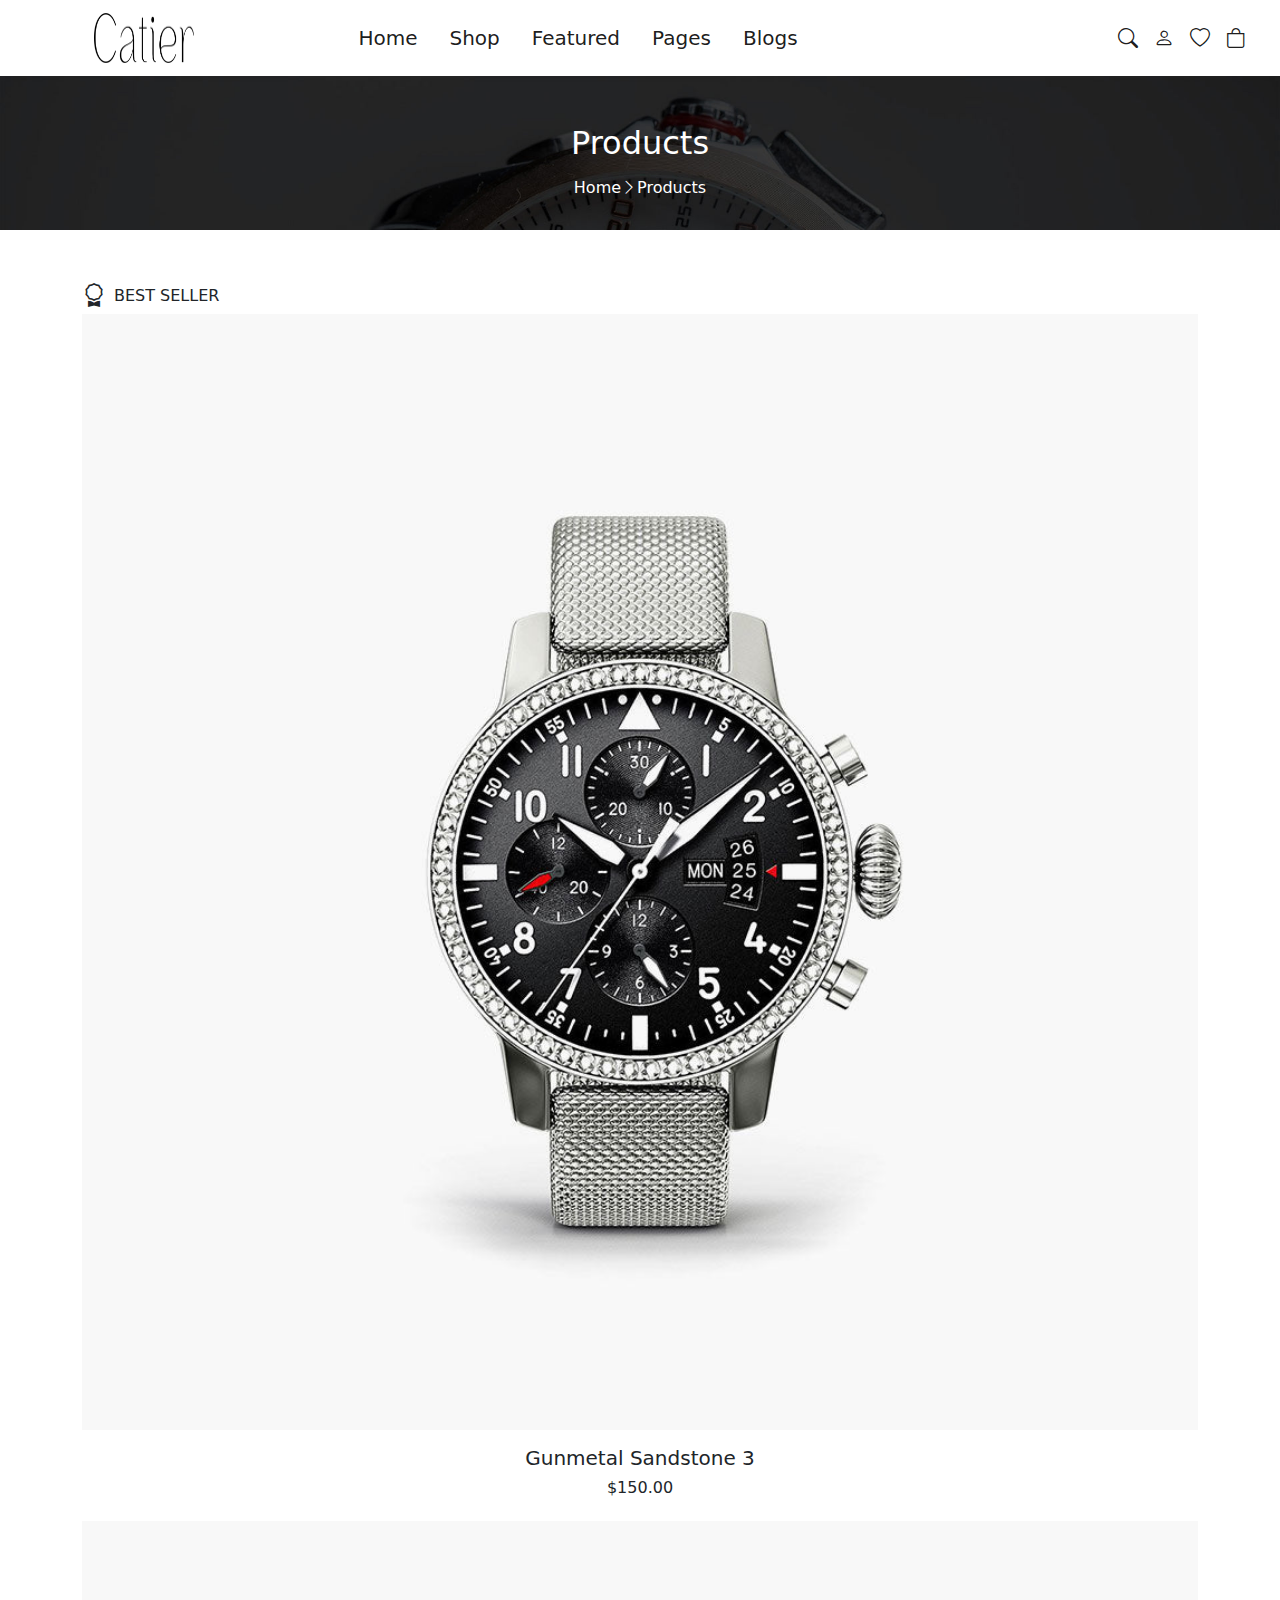
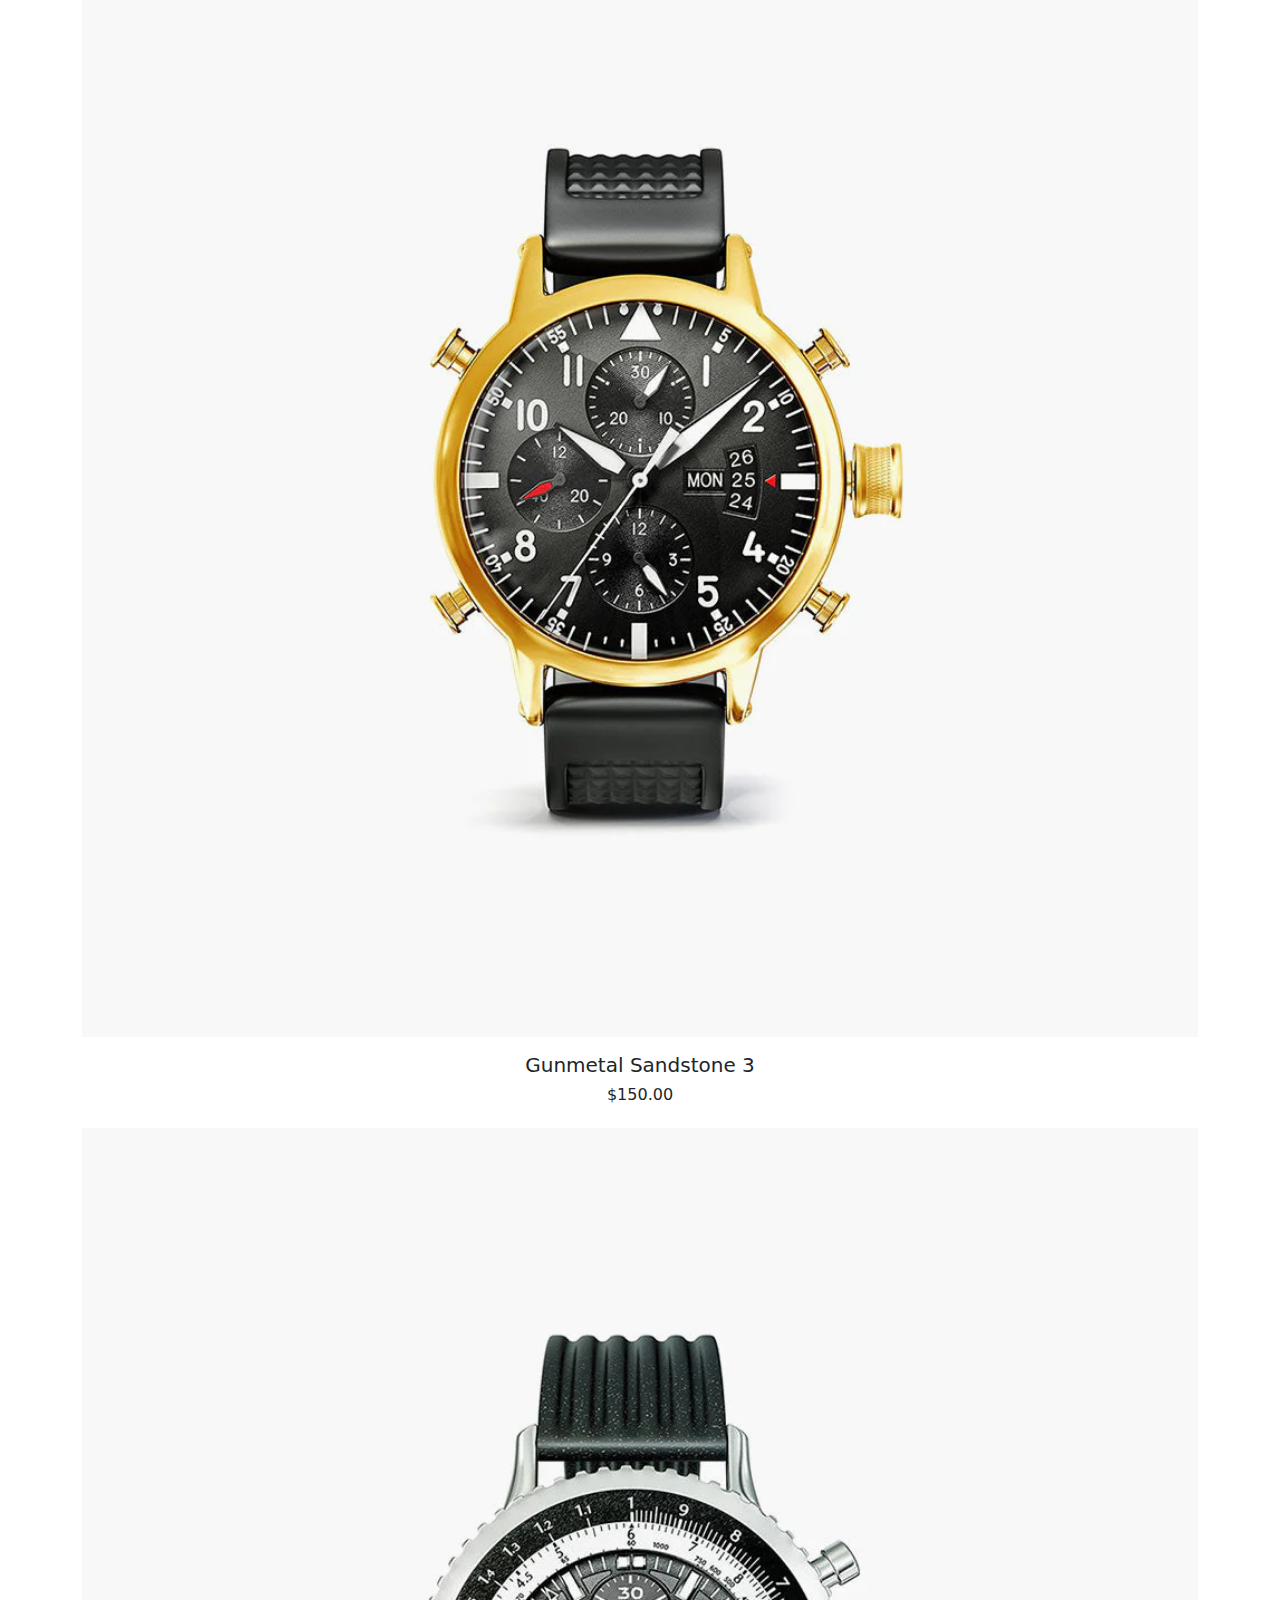
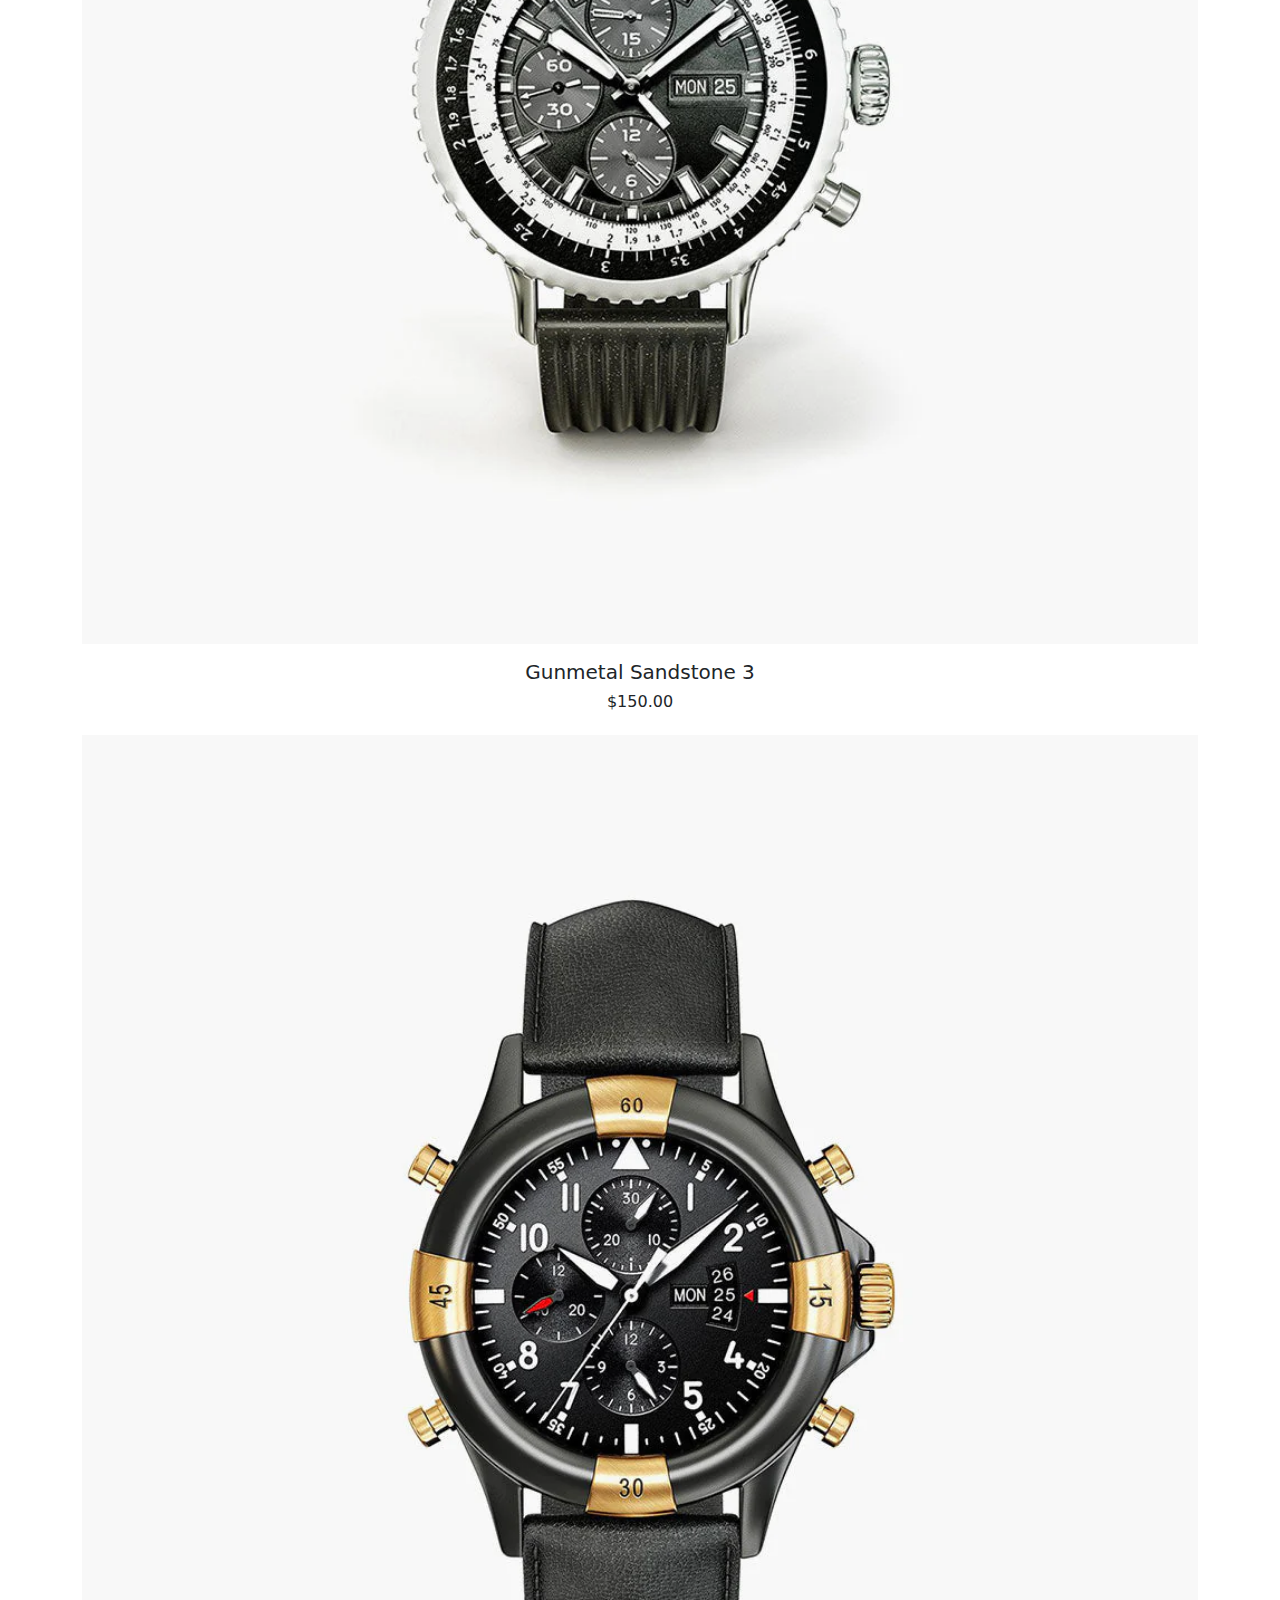
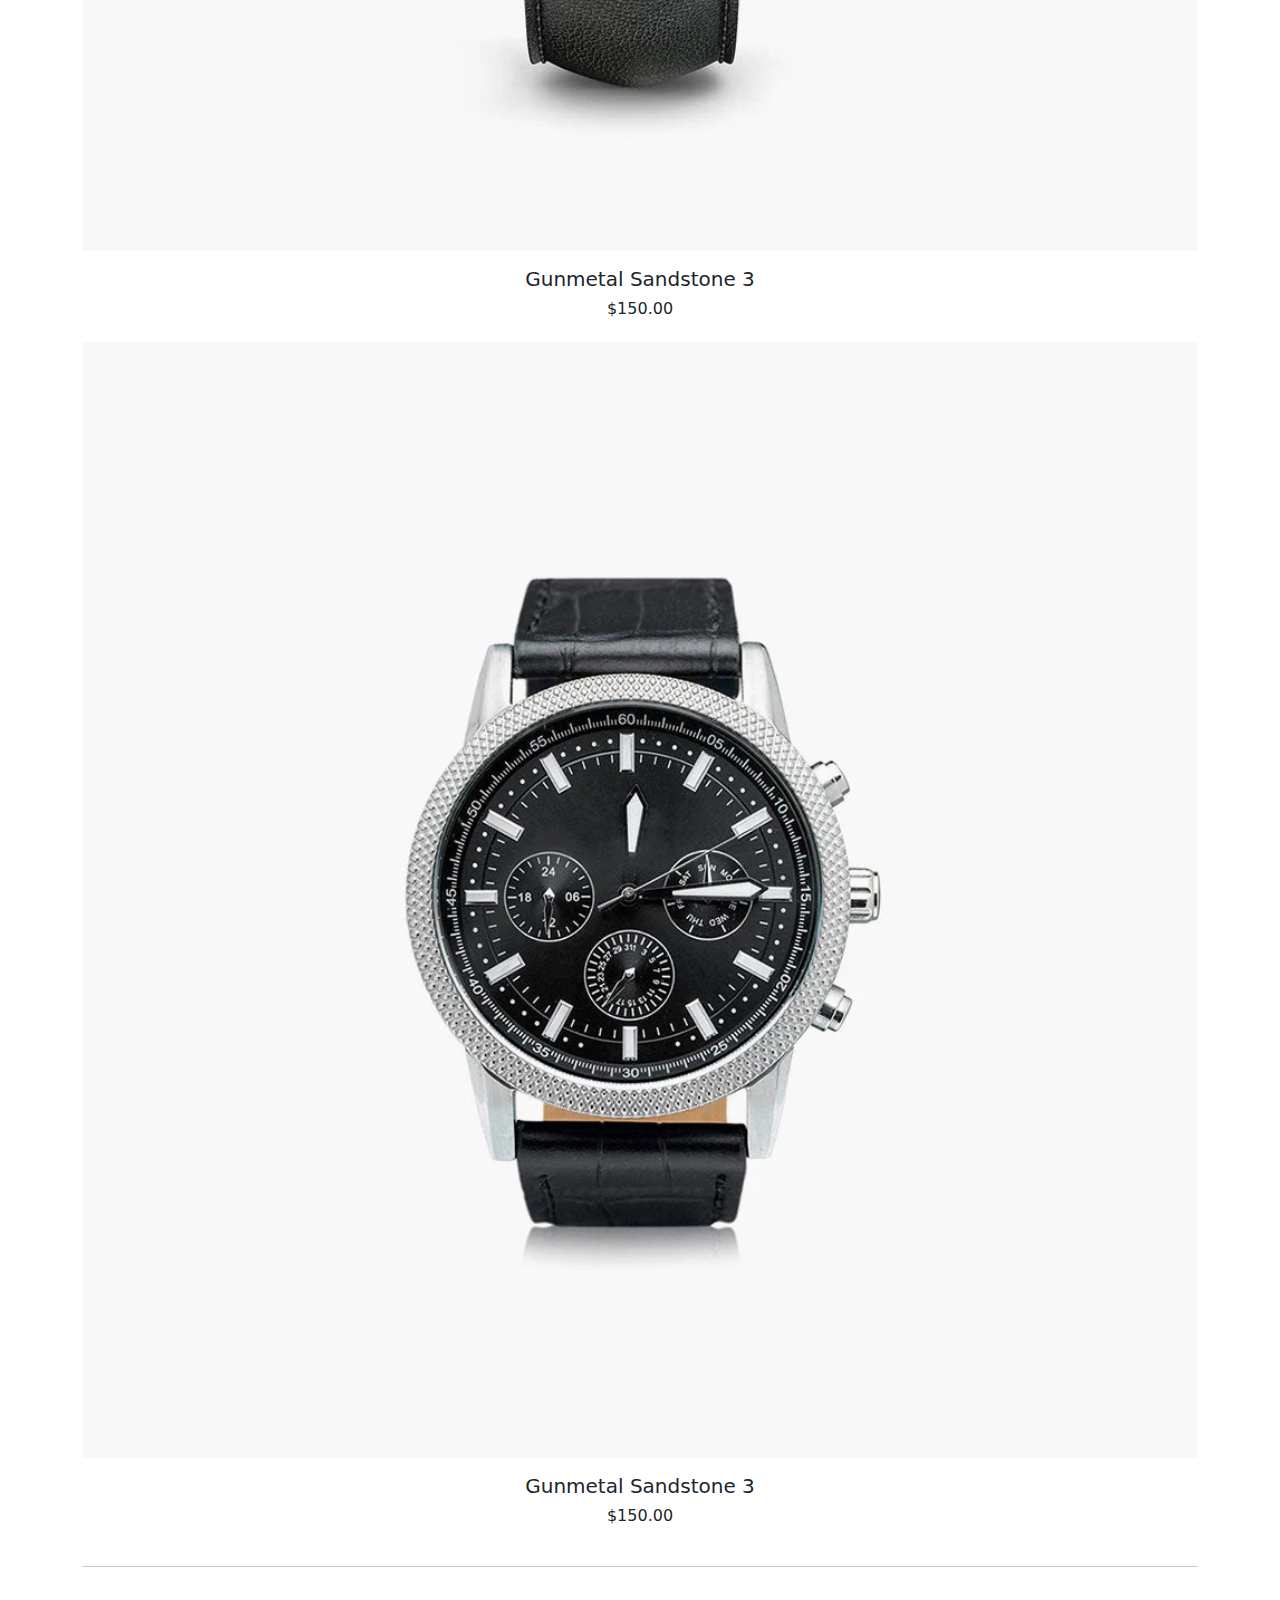
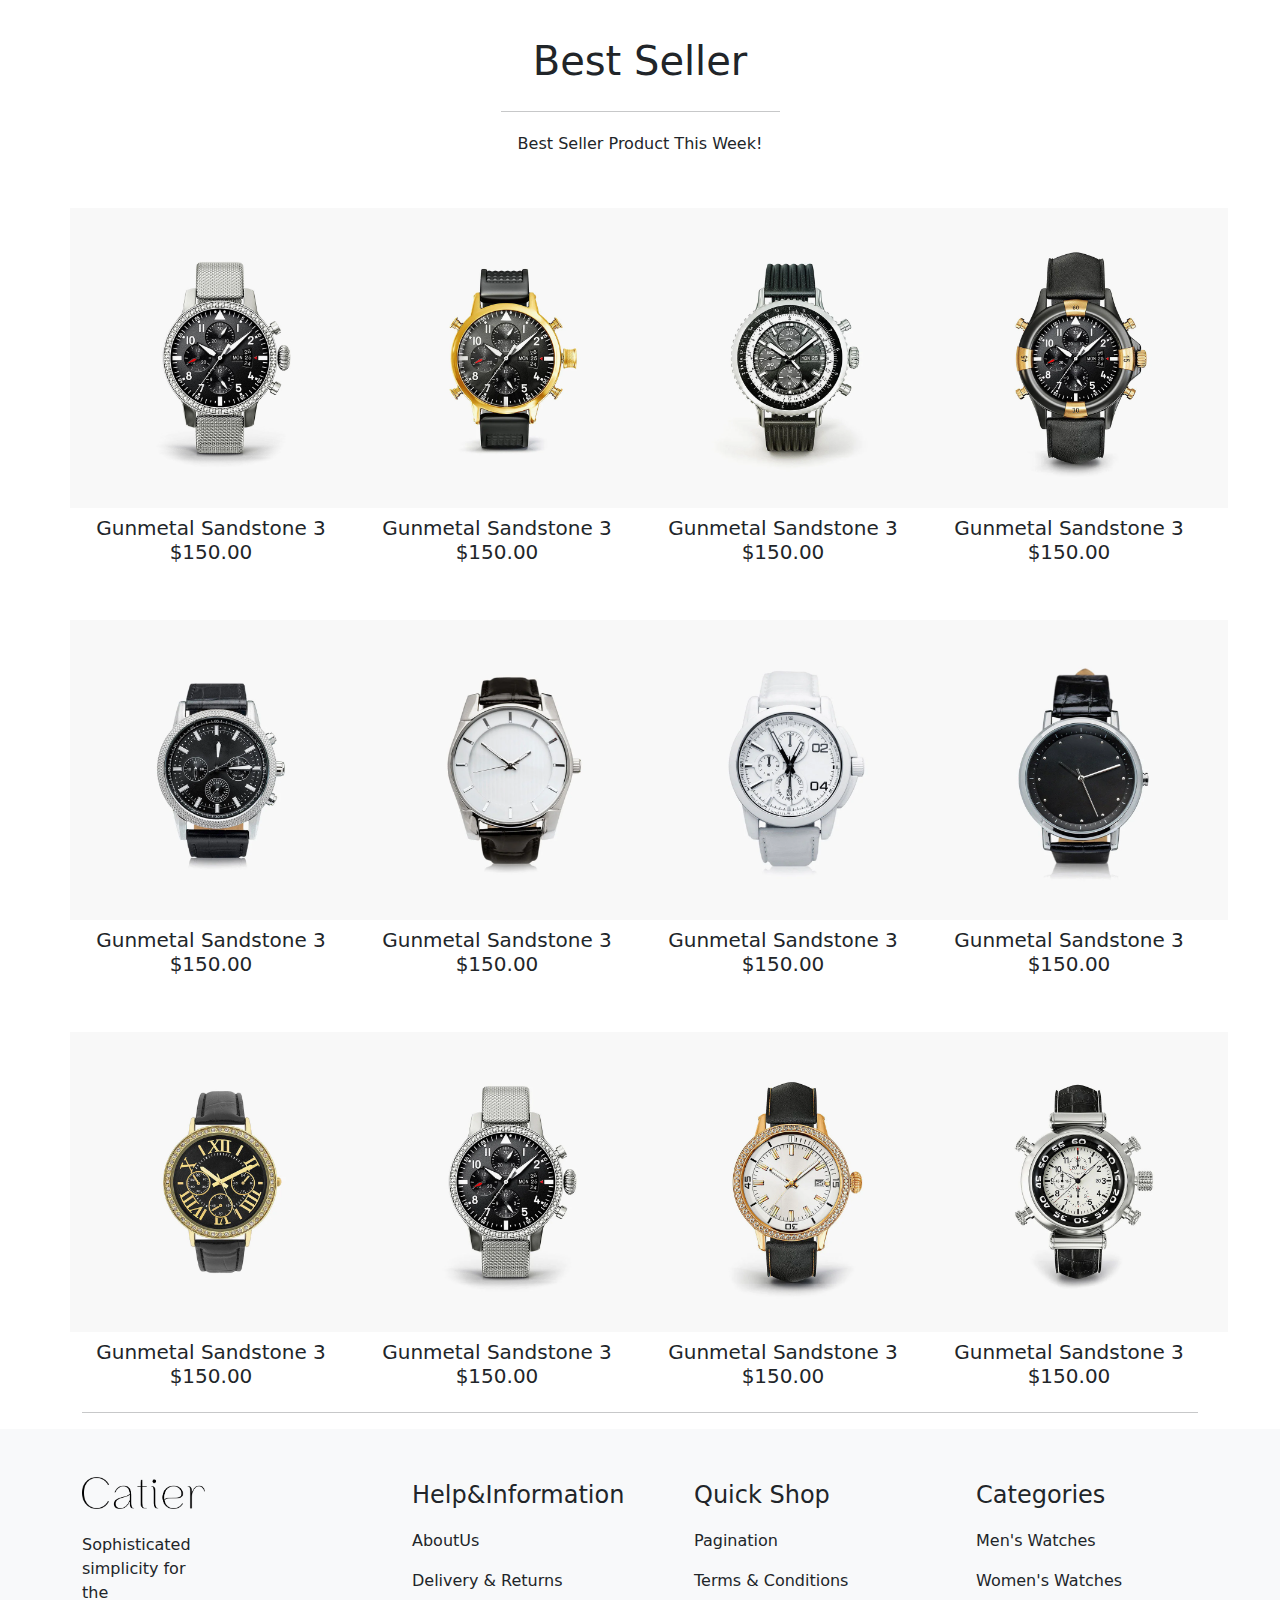
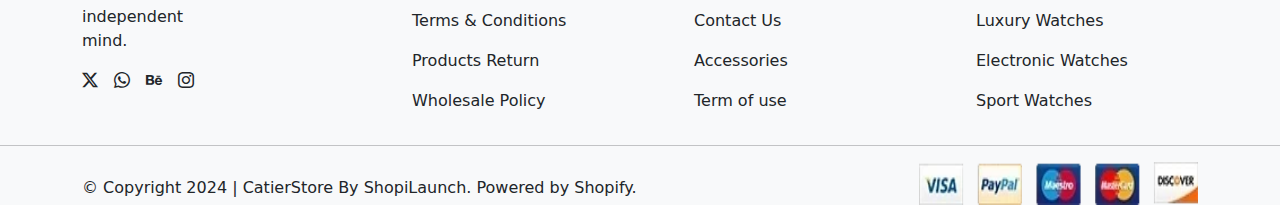
<file: Web of bt/assets/webpage1/webpage1.html>
<!DOCTYPE html>
<html lang="en">

<head>
  <meta charset="UTF-8">
  <meta name="viewport" content="width=device-width, initial-scale=1.0">
  <title>WEBPAGE1</title>
  <!-- favicon icon -->
  <link rel="icon" href="./images/favicon/clock.png">
  <!-- icons cdn -->
  <link rel="stylesheet" href="https://cdn.jsdelivr.net/npm/bootstrap-icons@1.11.3/font/bootstrap-icons.min.css">
  <!-- bt cdn -->
  <link rel="stylesheet" href="./css/bootstrap.min.css">
  <!-- css -->
  <link rel="stylesheet" href="./css/webpage1.css">
</head>

<body>
  <!-- header start -->
  <header>
    <div class="container">
      <nav class="navbar navbar-expand-lg  bg-white">
        <div class="container">
          <a class="navbar-brand" href="#"><img src="./images/header/logo.png" class="height" alt="image/png"></a>
          <button class="navbar-toggler" type="button" data-bs-toggle="collapse" data-bs-target="#navbarNav"
            aria-controls="navbarNav" aria-expanded="false" aria-label="Toggle navigation">
            <span class="navbar-toggler-icon"></span>
          </button>
          <div class="collapse navbar-collapse" id="navbarNav">
            <ul class="navbar-nav header mx-auto">
              <li class="nav-item">
                <a class="nav-link active fs-5 me-3" href="#">Home</a>
              </li>
              <li class="nav-item">
                <a class="nav-link active fs-5 me-3" href="#">Shop</a>
              </li>
              <li class="nav-item">
                <a class="nav-link active fs-5 me-3" href="#">Featured</a>
              </li>
              <li class="nav-item">
                <a class="nav-link active fs-5 me-3" href="#">Pages</a>
              </li>
              <li class="nav-item">
                <a class="nav-link active fs-5 me-5" href="#">Blogs</a>
              </li>
              <div class="d-flex float-end end">
                <li class="nav-item">
                  <a class="nav-link active fs-5 ms-5" href="#"><i class="bi bi-search"></i></a>
                </li>
                <li class="nav-item">
                  <a class="nav-link active fs-5" href="#"><i class="bi bi-person"></i></a>
                </li>
                <li class="nav-item">
                  <a class="nav-link active fs-5" href="#"><i class="bi bi-heart"></i></a>
                </li>
                <li class="nav-item">
                  <a class="nav-link active fs-5" href="#"><i class="bi bi-bag"></i></a>
                </li>
              </div>
            </ul>
          </div>
        </div>
      </nav>
    </div>
  </header>
  <!-- header end-->
  <!-- banner start -->
  <section class="banner">
    <div class="container">
      <div class="row">
        <center>
          <h2 class="text-white pt-5">Products</h2>
          <h6 class="text-white pb-4 mt-3">Home<i class="bi bi-chevron-right"></i>Products</h6>
        </center>
      </div>
    </div>
  </section>
  <!-- banner end -->
  <!-- selling start -->
  <section class="py-5">
    <div class="container">
      <div class="row">
        <div class="d-flex">
          <i class="bi bi-award fs-4"></i>
          <h6 class="ms-2 pt-2">BEST SELLER</h6>
        </div>
        <img src="./images/box/1.jpg" alt="">
        <center>
          <h5 class="pt-3">Gunmetal Sandstone 3</h5>
          <h6 class="pb-3">$150.00</h6>
        </center>

        <img src="./images/box/2.jpg" alt="">
        <center>
          <h5 class="pt-3">Gunmetal Sandstone 3</h5>
          <h6 class="pb-3">$150.00</h6>
        </center>

        <img src="./images/box/3.jpg" alt="">
        <center>
          <h5 class="pt-3">Gunmetal Sandstone 3</h5>
          <h6 class="pb-3">$150.00</h6>
        </center>

        <img src="./images/box/4.jpg" alt="">
        <center>
          <h5 class="pt-3">Gunmetal Sandstone 3</h5>
          <h6 class="pb-3">$150.00</h6>
        </center>

        <img src="./images/box/5.jpg" alt="">
        <center>
          <h5 class="pt-3">Gunmetal Sandstone 3</h5>
          <h6 class="pb-3">$150.00</h6>
        </center>
      </div>
      <hr>
    </div>
  </section>
  <!-- selling end -->
  <section class="">
    <div class="container">
      <div class="row gap-1">
        <div class="d-flex justify-content-center fs-1">Best Seller</div>
        <center>
          <hr class="w-25">
        </center>
        <div class="d-flex justify-content-center fs-6 pb-5">Best Seller Product This Week!</div>
        <div class="card-body col-2 imagesize">
          <img src="./images/box/1.jpg" alt="">
          <center>
            <h5 class="mt-2">Gunmetal Sandstone 3<br>$150.00</h5>
          </center>
        </div>

        <div class="card-body col-2 imagesize">
          <img src="./images/box/2.jpg" alt="">
          <center>
            <h5 class="mt-2">Gunmetal Sandstone 3<br>$150.00</h5>
          </center>
        </div>

        <div class="card-body col-2 imagesize">
          <img src="./images/box/3.jpg" alt="">
          <center>
            <h5 class="mt-2">Gunmetal Sandstone 3<br>$150.00</h5>
          </center>
        </div>

        <div class="card-body col-2 imagesize">
          <img src="./images/box/4.jpg" alt="">
          <center>
            <h5 class="mt-2">Gunmetal Sandstone 3<br>$150.00</h5>
          </center>
        </div>
      </div>

      <div class="row gap-1 mt-5">
        <div class="card-body col-2 imagesize">
          <img src="./images/box/5.jpg" alt="">
          <center>
            <h5 class="mt-2">Gunmetal Sandstone 3<br>$150.00</h5>
          </center>
        </div>

        <div class="card-body col-2 imagesize">
          <img src="./images/box/6.jpg" alt="">
          <center>
            <h5 class="mt-2">Gunmetal Sandstone 3<br>$150.00</h5>
          </center>
        </div>

        <div class="card-body col-2 imagesize">
          <img src="./images/box/7.jpg" alt="">
          <center>
            <h5 class="mt-2">Gunmetal Sandstone 3<br>$150.00</h5>
          </center>
        </div>

        <div class="card-body col-2 imagesize">
          <img src="./images/box/8.jpg" alt="">
          <center>
            <h5 class="mt-2">Gunmetal Sandstone 3<br>$150.00</h5>
          </center>
        </div>

      </div>


      <div class="row gap-1 mt-5">
        <div class="card-body col-2 imagesize">
          <img src="./images/box/9.jpg" alt="">
          <center>
            <h5 class="mt-2">Gunmetal Sandstone 3<br>$150.00</h5>
          </center>
        </div>

        <div class="card-body col-2 imagesize">
          <img src="./images/box/10.jpg" alt="">
          <center>
            <h5 class="mt-2">Gunmetal Sandstone 3<br>$150.00</h5>
          </center>
        </div>

        <div class="card-body col-2 imagesize">
          <img src="./images/box/11.jpg" alt="">
          <center>
            <h5 class="mt-2">Gunmetal Sandstone 3<br>$150.00</h5>
          </center>
        </div>
        <div class="card-body col-2 imagesize">
          <img src="./images/box/12.jpg" alt="">
          <center>
            <h5 class="mt-2">Gunmetal Sandstone 3<br>$150.00</h5>
          </center>
        </div>
      </div>
      <hr>
    </div>
  </section>
  <!-- footer start -->
  <footer class="bg-light pt-5">
    <div class="container d-flex">
      <div class="d-flex row">
        <div class="col-6">
          <img src="./images/header/logo.png" alt="" class="w-100 f-item">
          <div class="mt-4">Sophisticated simplicity for the independent mind.</div>
          <div class="d-flex mt-3 gap-3">
            <i class="bi bi-twitter-x"></i>
            <i class="bi bi-whatsapp"></i>
            <i class="bi bi-behance"></i>
            <i class="bi bi-instagram"></i>
          </div>
        </div>
      </div>
      <div class="row mx-5 col-2">
        <ul>
          <li>
            <a href="#" class="fs-4 text-dark">Help&Information</a>
          </li>
          <li class="mt-3">
            <a href="#" class="text-dark">AboutUs</a>
          </li>
          <li class="mt-3">
            <a href="#" class="text-dark">Delivery & Returns</a>
          </li>
          <li class="mt-3">
            <a href="#" class="text-dark">Terms & Conditions</a>
          </li>
          <li class="mt-3">
            <a href="#" class="text-dark">Products Return</a>
          </li>
          <li class="mt-3">
            <a href="#" class="text-dark">Wholesale Policy</a>
          </li>
        </ul>
      </div>

      <div class="row mx-5 col-2">
        <ul>
          <li class="fs-4">
            <a href="#" class="text-dark">Quick Shop</a>
          </li>
          <li class="mt-3">
            <a href="#" class="text-dark">Pagination</a>
          </li>
          <li class="mt-3">
            <a href="#" class="text-dark">Terms & Conditions</a>
          </li>
          <li class="mt-3">
            <a href="#" class="text-dark">Contact Us</a>
          </li>
          <li class="mt-3">
            <a href="#" class="text-dark">Accessories</a>
          </li>
          <li class="mt-3">
            <a href="#" class="text-dark">Term of use</a>
          </li>
        </ul>
      </div>

      <div class="row mx-5 col-2">
        <ul>
          <li class="fs-4">
            <a href="#" class="text-dark">Categories</a>
          </li>
          <li class="mt-3">
            <a href="#" class="text-dark">Men's Watches</a>
          </li>
          <li class="mt-3">
            <a href="#" class="text-dark">Women's Watches</a>
          </li>
          <li class="mt-3">
            <a href="#" class="text-dark">Luxury Watches</a>
          </li>
          <li class="mt-3">
            <a href="#" class="text-dark">Electronic Watches</a>
          </li>
          <li class="mt-3">
            <a href="#" class="text-dark">Sport Watches</a>
          </li>
        </ul>
      </div>
    </div>
    <hr>
    <div class="container d-flex justify-content-between">
      <h6 class="align-items-center pt-3">© Copyright 2024 | CatierStore By ShopiLaunch. Powered by Shopify.</h6>
      <img src="./images/footer/pay_copyright.png" alt="" class="w-25">
    </div>
  </footer>
  <!-- footer end -->
  <!-- js -->
  <script src="./js/boostrap.bundle.min.js"></script>
</body>

</html>
</file>
<file: BOOSTRAP BANNER/css/style.css>
*{
    margin: 0;
    padding: 0;

}
.container{
    display: flex;
    flex-wrap: nowrap;
}
body{
    width: 100%;
    height: 100%;
    background-image: url(../images/banner/bg.jpg);
    background-repeat: no-repeat;
    background-size: cover;
}
</file>
<file: BOOSTRAP TABLE/css/style.css>
*{
    margin: 0;
    padding: 0;

}
.logo img{
    width:95px;
    height:50px;
}
</file>
<file: canvas/css/style.css>
*{
    margin: 0;
    padding: 0;
    box-sizing: border-box;
}
ul,li,a{
    text-decoration: none;
    list-style: none;
}
.banner{
    height: 100vh;
    background-image: url(../images/banner/hero-outdoor\ \(1\).jpg);
    background-repeat: none;
    background-position:center;
    background-size: cover;
}
.ride{
    margin-top:40%;
}
</file>
<file: hero section project/css/style.css>
*{
    margin: 0;
    padding: 0;
    box-sizing: border-box;
}
.men{
    margin-top: 30px;
    line-height: 50px;
}
.add{
    line-height: 150px;
    font-size: 120px;
}
</file>
<file: Web of bt/assets/css/style.css>
*{
    margin: 0;
    padding:0;
    box-sizing: border-box;
}
.height{
    width:70%;
    height: 30px;
}
ul,li,a{
    text-decoration: none;
    list-style: none;
}
.top-btn {
    position: fixed;
    bottom: 1%;
    right: 1%;
    padding: 10px;
    cursor: pointer;
    z-index: 9999;
}
/* page-loader */
.hidden{
    overflow: hidden;
}
.page-load{
    background-color: #ffffff;
    z-index: 1234567890;
    height: 100vh;
    width: 100%;
    align-items: center;
    position: absolute;
}
.page-load a img{
    width: 100px;
    height: 100px;
    animation: loader 1s infinite alternate;
    align-items: center;
    z-index: 14;
    margin-top: 22%;
    margin-left: 48%;
    justify-content: center;
}
@keyframes loader {
    0%{
        opacity: 1;
        transform: scale(50%);
    }
    100%{
        transform: scale(100%);
        opacity: 1;
    }
}

.end{
    margin-left: 30%;
}
.banner{
    background-image: url(../images/banner/slideshowV1-bg1.jpg);
    background-repeat: no-repeat;
    background-size: cover;
    height: 100vh;
}
.banner1{
    background-image: url(../images/banner/slideshowV1-bg2.jpg);
    background-repeat: no-repeat;
    background-size: cover;
    height: 97vh;
}
.ride{
    margin-top:20%;
}
.fonts{
    font-size: 70px;
}
.imagesize img{
    width: 300px;
    height: 300px;
}
.colletion{
    background-image: url(../images/collection/bannerV1-img1.jpg);
    background-repeat: no-repeat;
    background-size: cover;
    height: 70vh;
}
.bg-img{
    background-image: url(../images/collection/bannerV1-img2.jpg);
    background-repeat: no-repeat;
    background-size: cover;
    height: 34vh;
}
.b-img{
    background-image: url(../images/collection/bannerV1-img3.jpg);
    background-size: cover;
    background-repeat: no-repeat;
    height: 33vh;
}
.system{
    width: 125px;
    height: 125px;
}
.imgsize{
    width: 400px;
    height: 300px;
}
.f-item{
    width: 150px;
    height: 50px;
}
ul>li>a:hover{
    color:beige;
}
</file>
<file: Web of bt/assets/webpage1/css/webpage1.css>
*{
    margin: 0;
    padding: 0;
    box-sizing: border-box;
}
ul,li{
    text-decoration: none;
    list-style: none;
}
a{
    list-style: none;
    text-decoration: none;
}
.height{
    width:100px;
    height: 50px;
}
.banner{
    background-image: url(../images/banner/bg_page.jpg);
    background-repeat: no-repeat;
    background-size: cover;
}
.imagesize img{
    width: 300px;
    height: 300px;
}
.end{
    margin-left: 30%;
}
</file>
